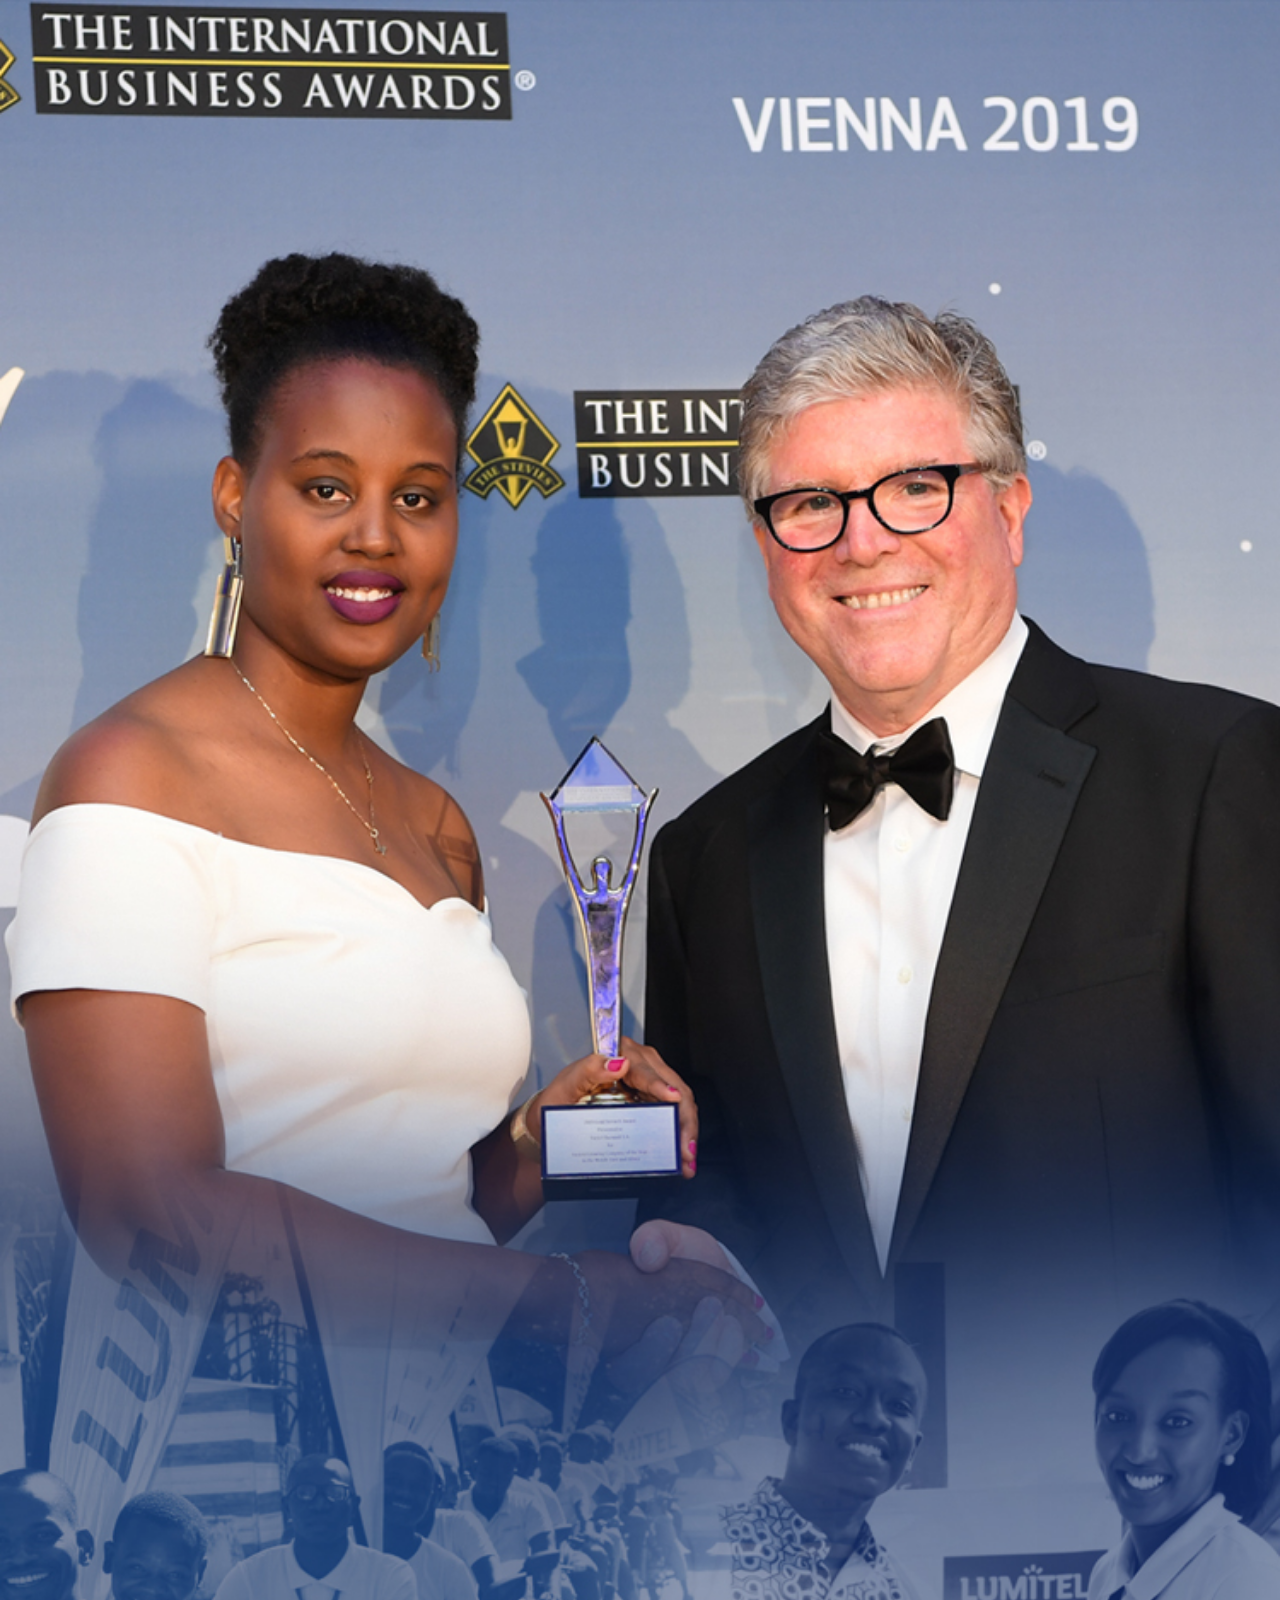
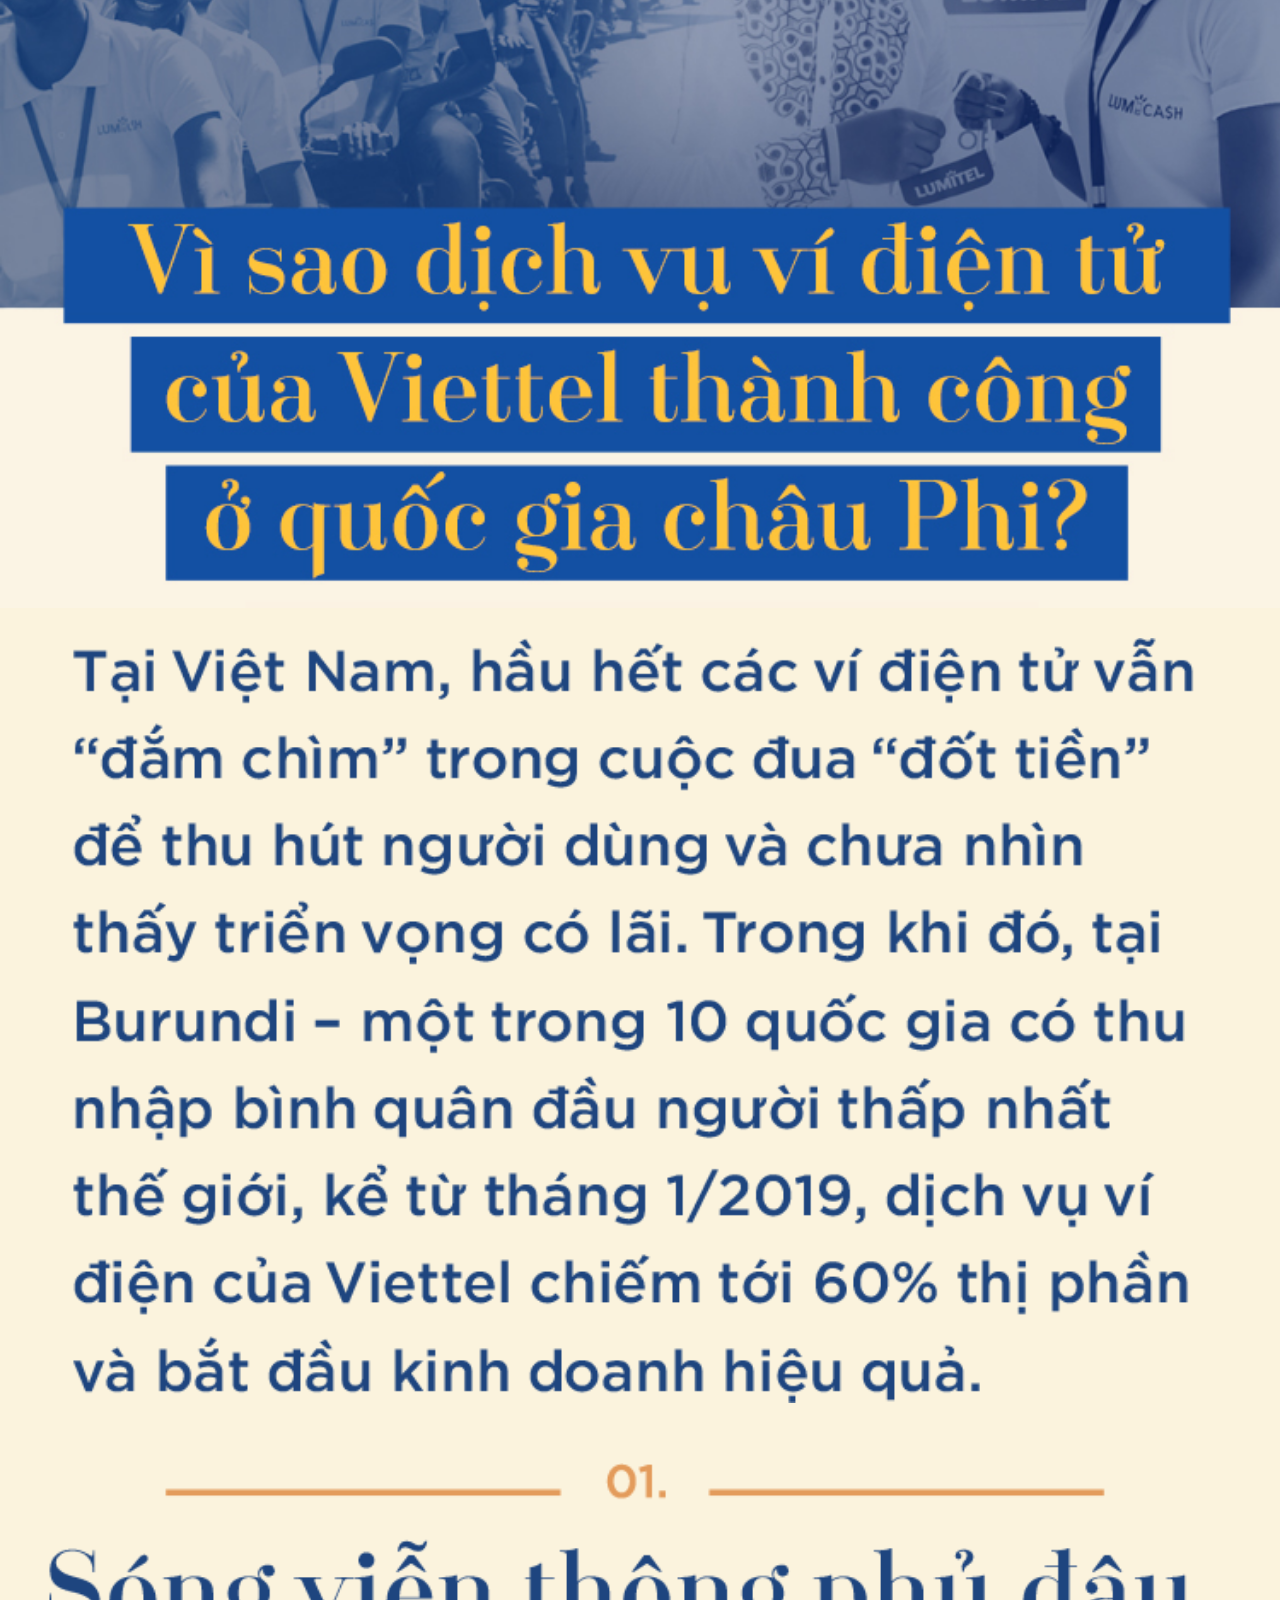
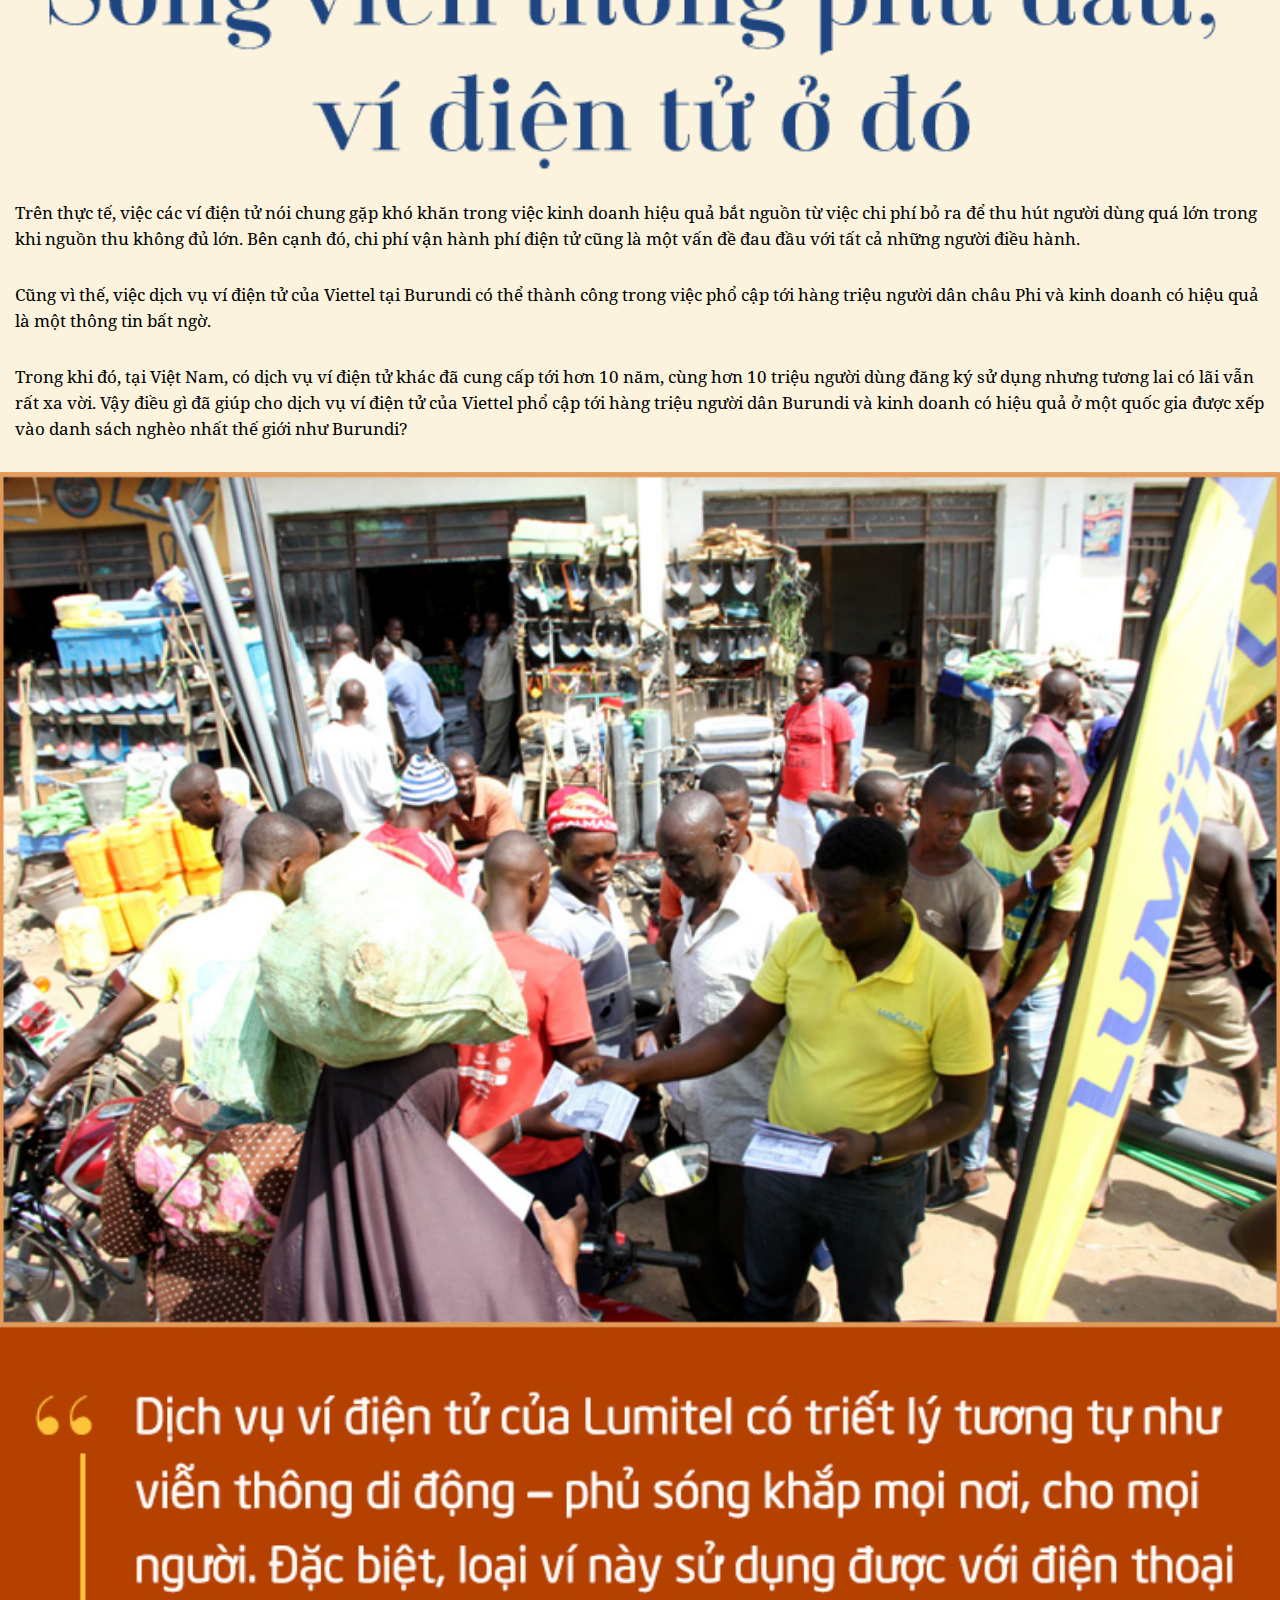
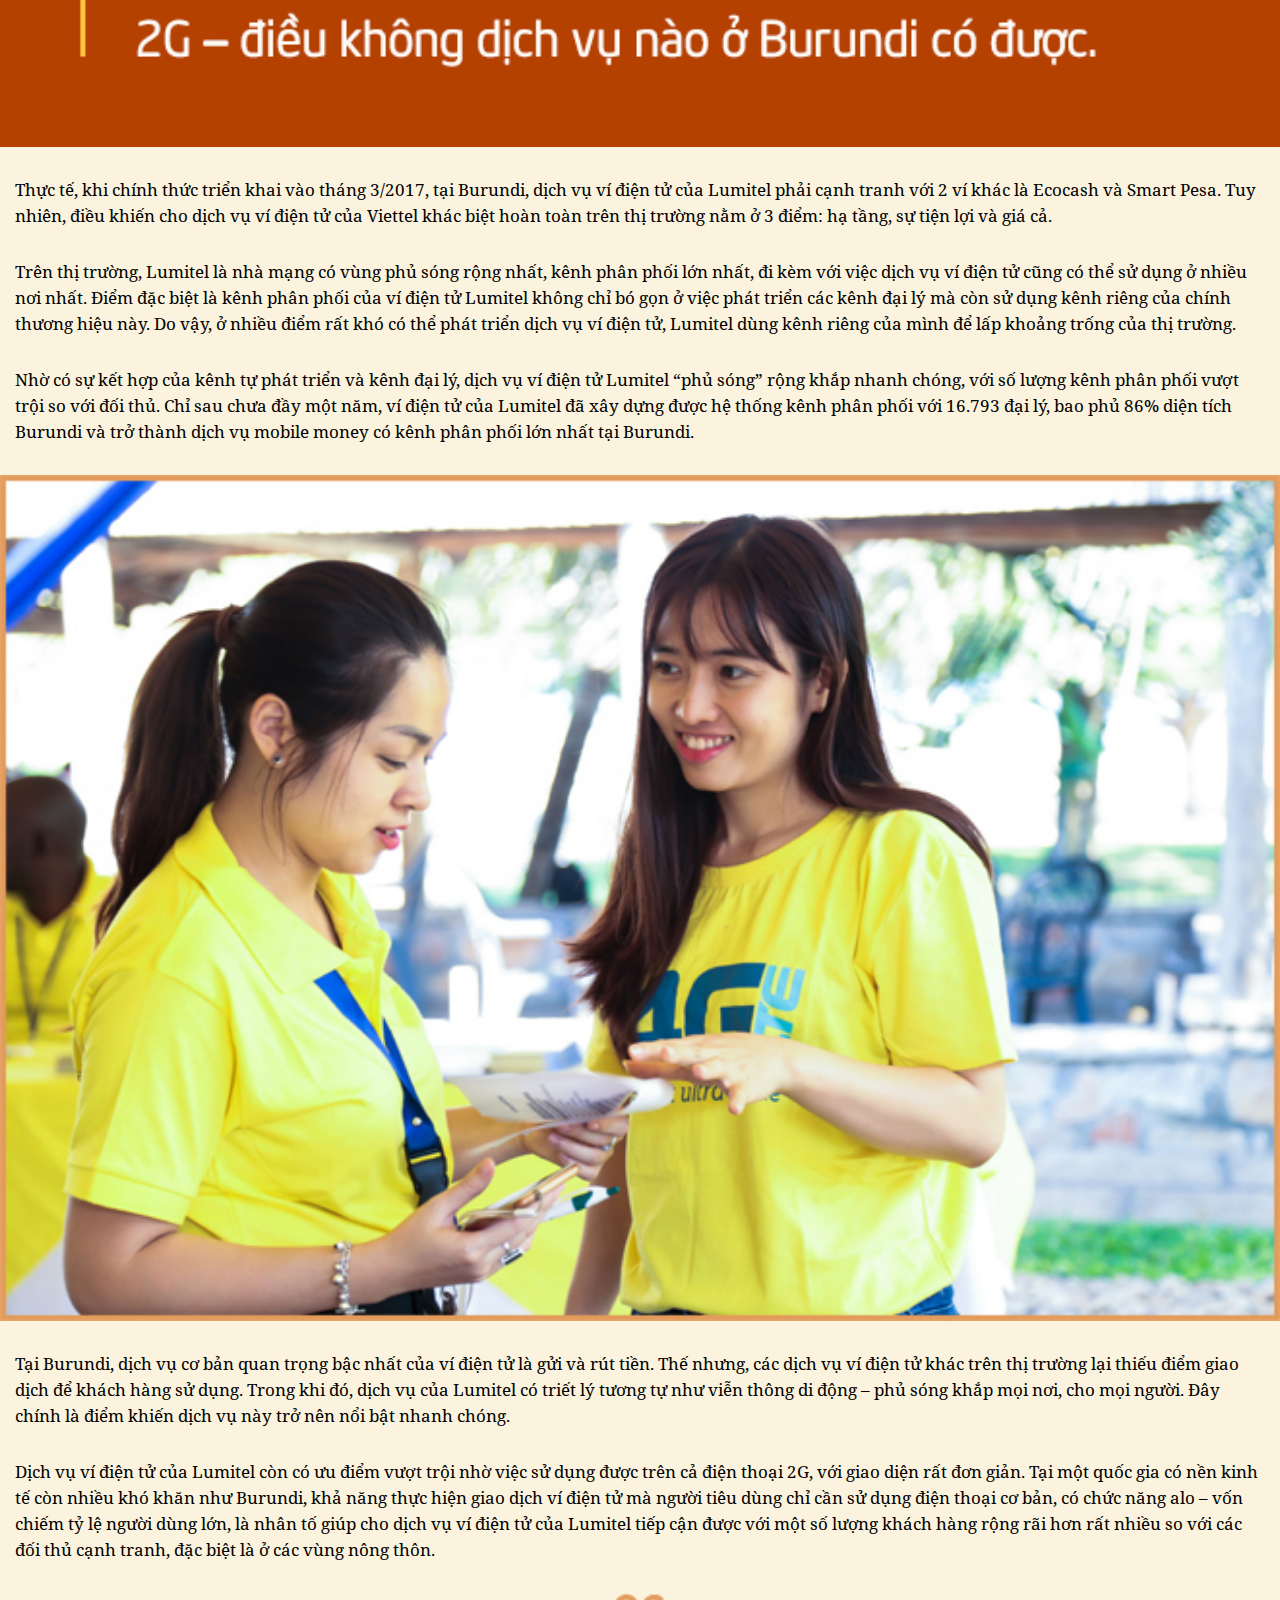
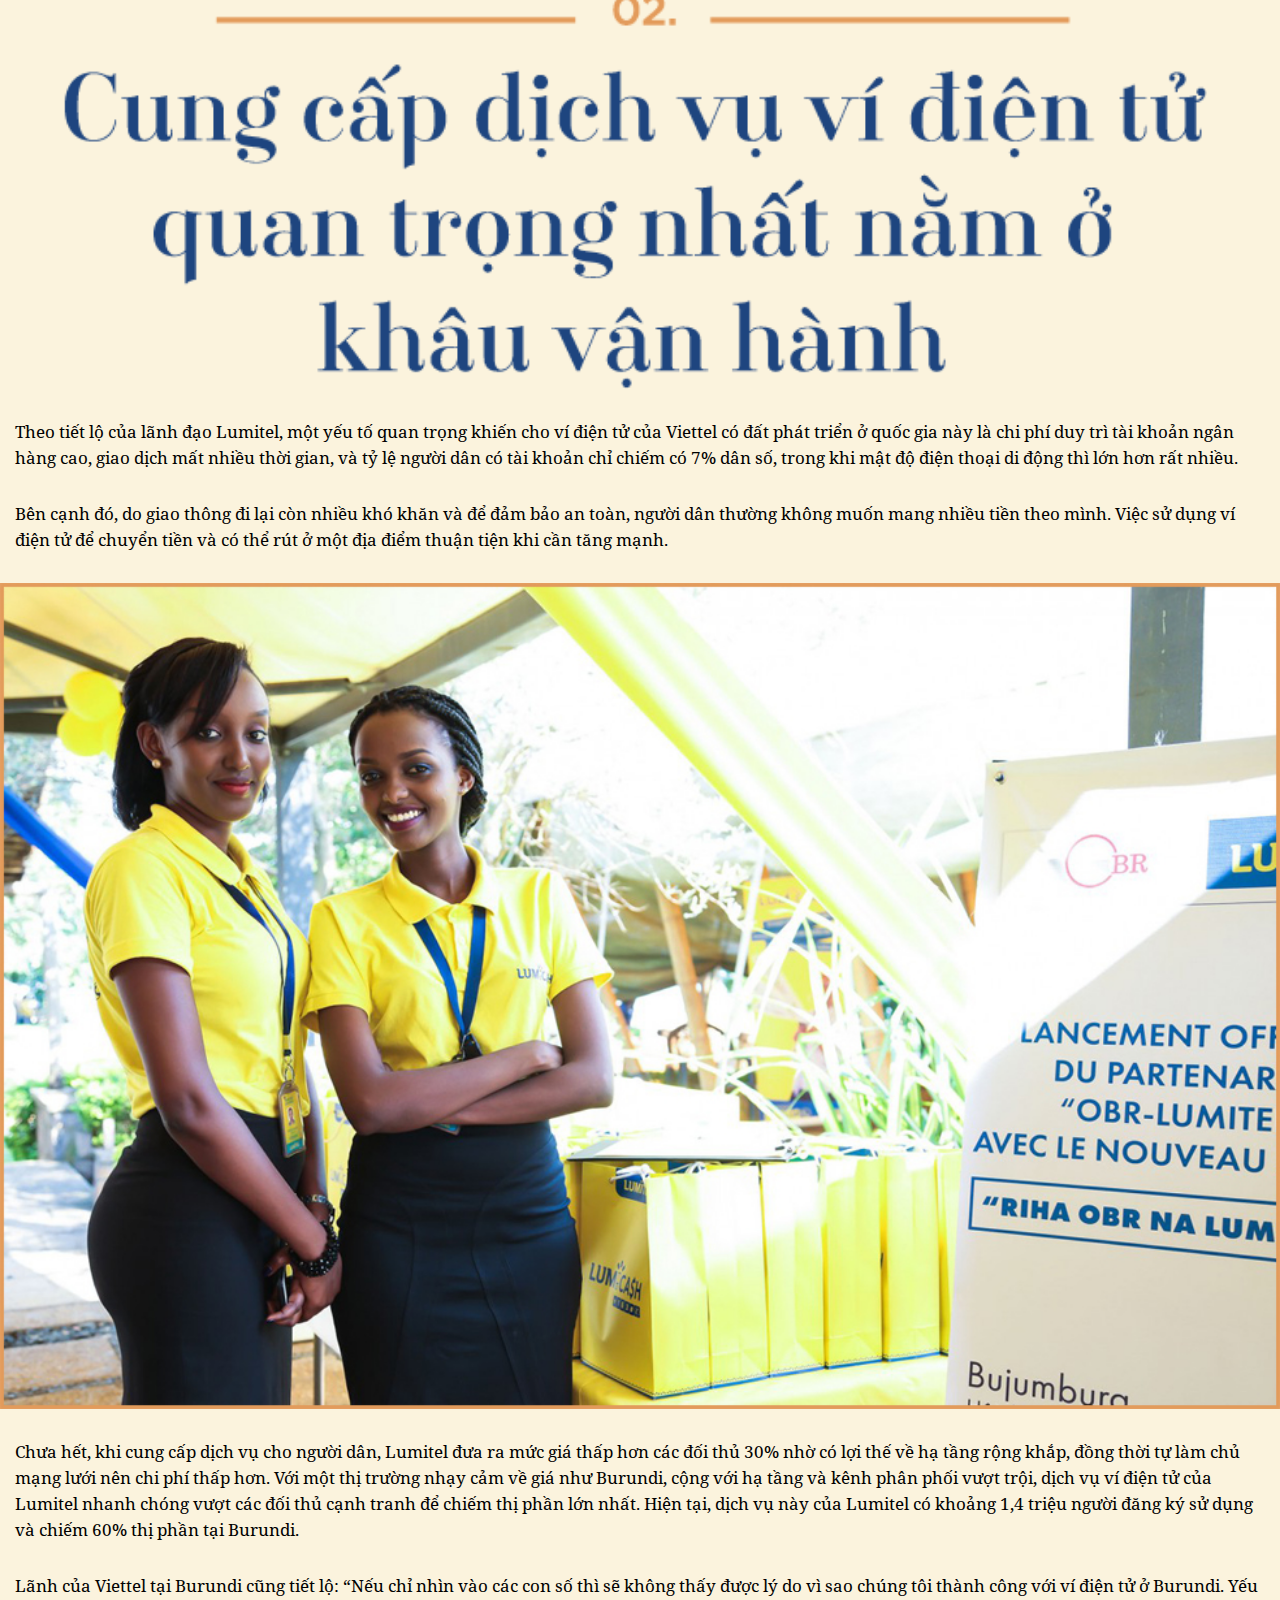
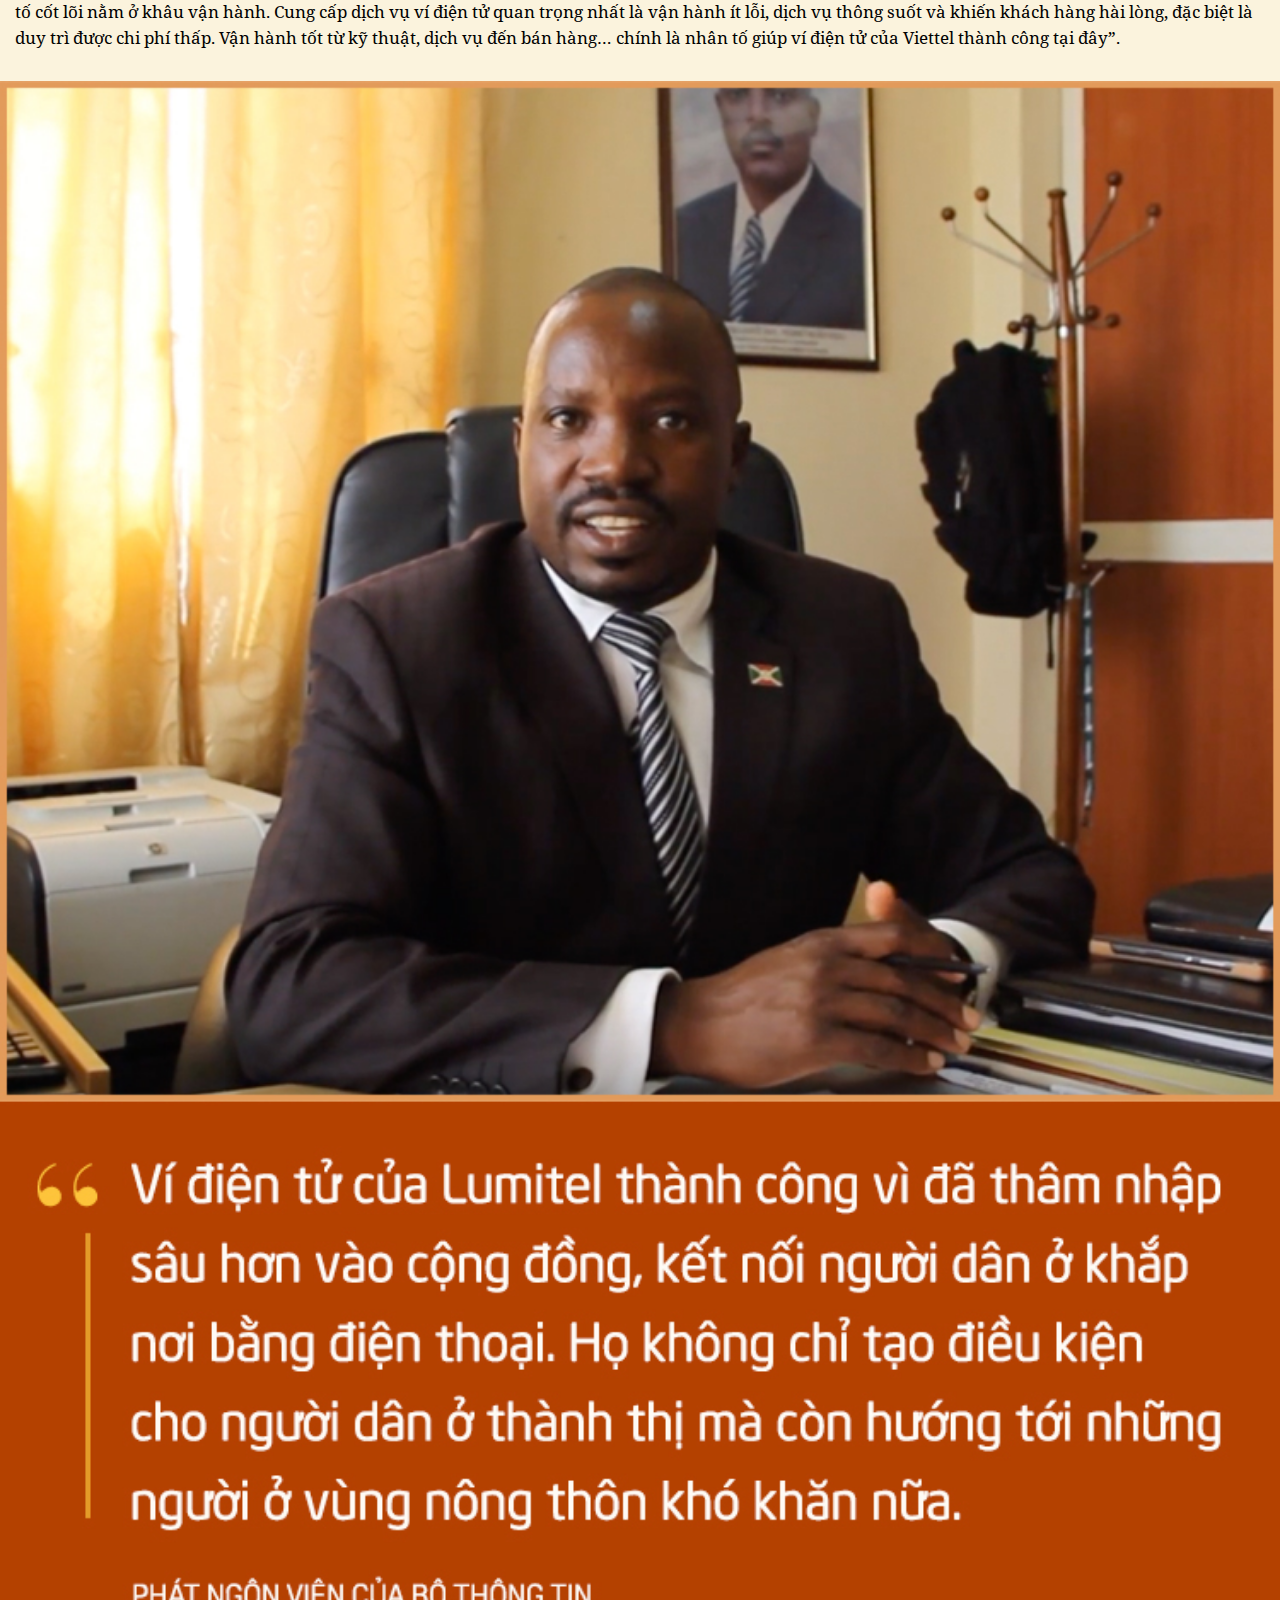
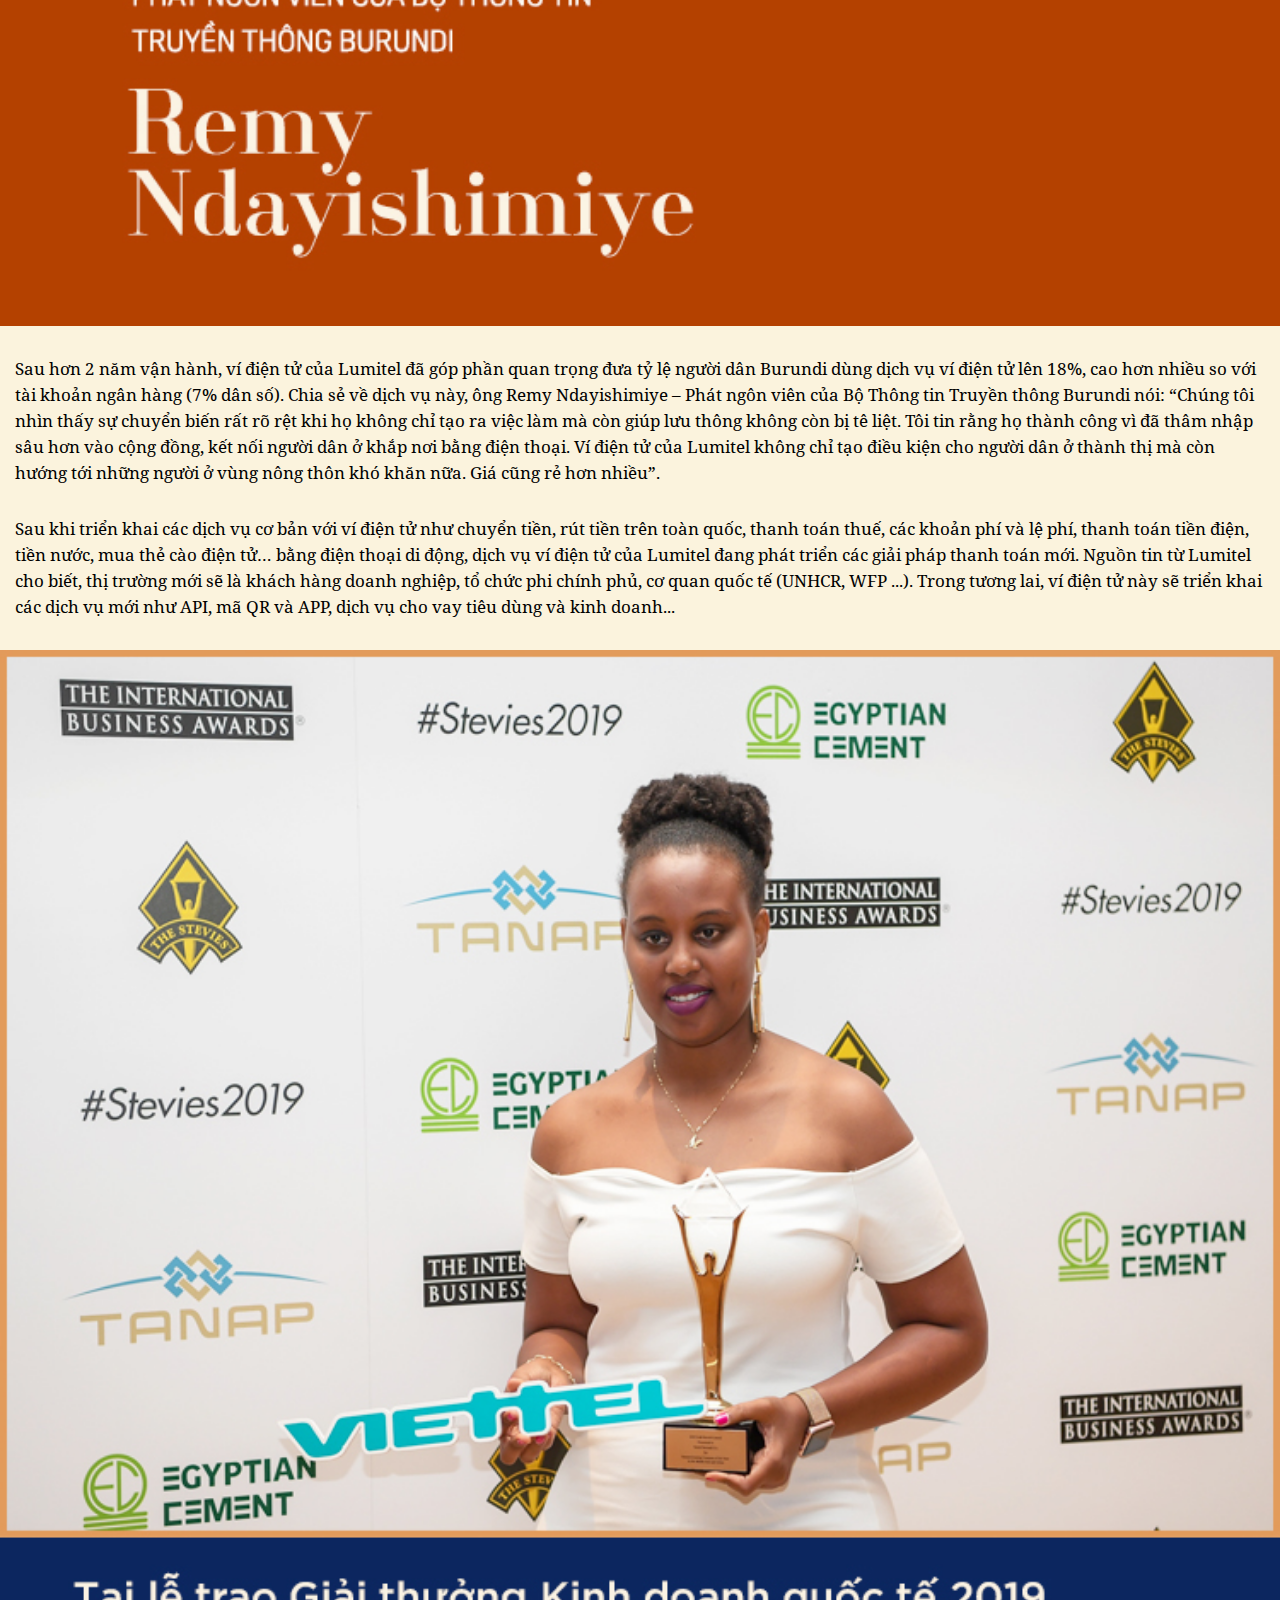
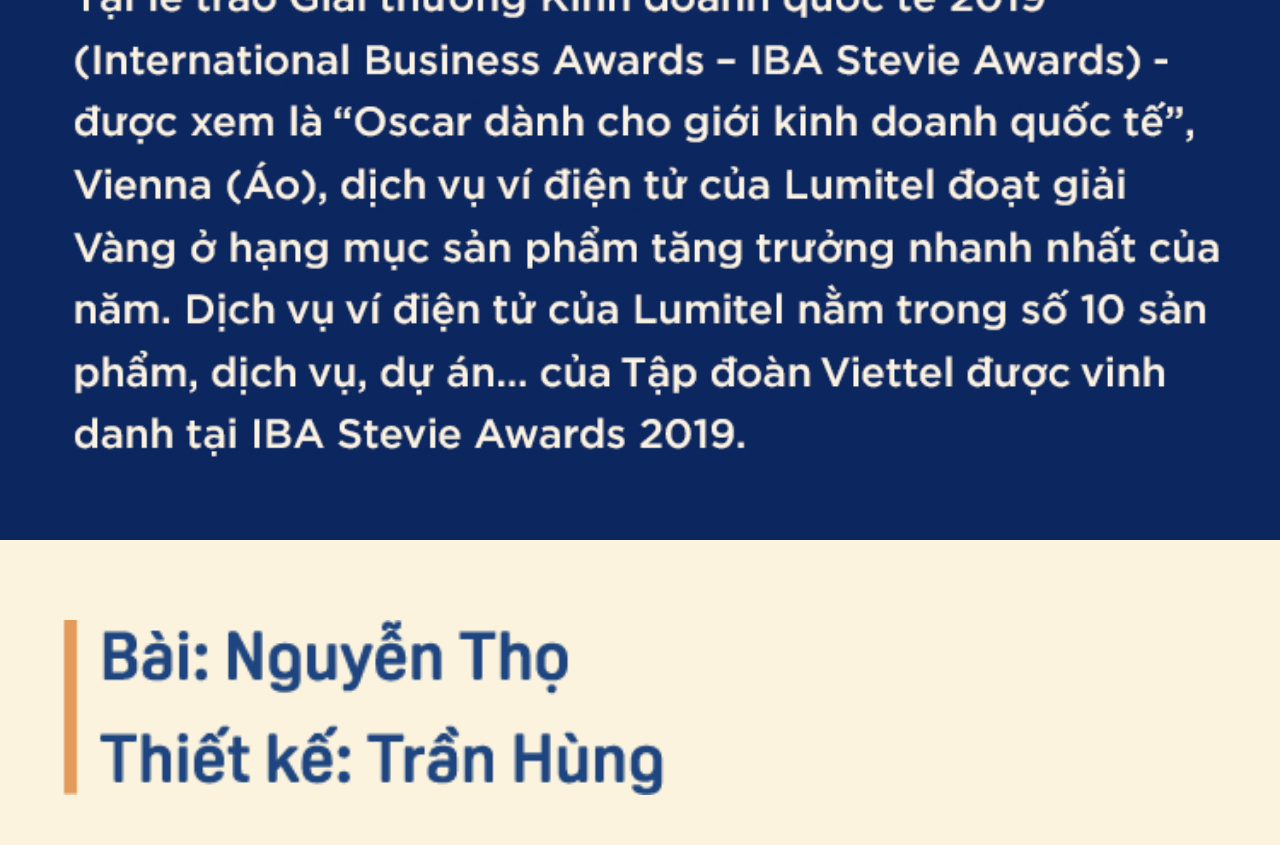
<file: mobile/index.html>
<!DOCTYPE html>
<html lang="en">
<head>
    <meta charset="UTF-8">
    <meta name="viewport" content="width=device-width, initial-scale=1.0">
    <meta http-equiv="X-UA-Compatible" content="ie=edge">
    <title>Vì sao dịch vụ ví điện tử của Viettel thành công ở quốc gia châu Phi?</title>
    <link rel="stylesheet" href="css/reset.css">
    <link rel="stylesheet" href="css/fonts.css">
    <link rel="stylesheet" href="css/style.css">
    <script src="js/jquery-3.3.1.min.js"></script>
</head>
<body>
    <div class="emag-wrapper">
        <div class="emag-cover">
            <img src="images/cover.jpg" alt="">
        </div>

        <div class="emag-sapo">
            <img src="images/sapo.png" alt="">
        </div>

        <div class="emag-main">
            <div class="emag-title">
                <img src="images/title-1.png" alt="">
            </div>

            <div class="emag-content">
                <p>Trên thực tế, việc các ví điện tử nói chung gặp khó khăn trong việc kinh doanh hiệu quả bắt nguồn từ việc chi phí bỏ ra để thu hút người dùng quá lớn trong khi nguồn thu không đủ lớn. Bên cạnh đó, chi phí vận hành phí điện tử cũng là một vấn đề đau đầu với tất cả những người điều hành.</p>

                <p>Cũng vì thế, việc dịch vụ ví điện tử của Viettel tại Burundi có thể thành công trong việc phổ cập tới hàng triệu người dân châu Phi và kinh doanh có hiệu quả là một thông tin bất ngờ.</p>

                <p>Trong khi đó, tại Việt Nam, có dịch vụ ví điện tử khác đã cung cấp tới hơn 10 năm, cùng hơn 10 triệu người dùng đăng ký sử dụng nhưng tương lai có lãi vẫn rất xa vời. Vậy điều gì đã giúp cho dịch vụ ví điện tử của Viettel phổ cập tới hàng triệu người dân Burundi và kinh doanh có hiệu quả ở một quốc gia được xếp vào danh sách nghèo nhất thế giới như Burundi?</p>
            </div>

            <img src="images/img-1.jpg" alt="">

            <div class="emag-content">
                <p>Thực tế, khi chính thức triển khai vào tháng 3/2017, tại Burundi, dịch vụ ví điện tử của Lumitel phải cạnh tranh với 2 ví khác là Ecocash và Smart Pesa. Tuy nhiên, điều khiến cho dịch vụ ví điện tử của Viettel khác biệt hoàn toàn trên thị trường nằm ở 3 điểm: hạ tầng, sự tiện lợi và giá cả.</p>

                <p>Trên thị trường, Lumitel là nhà mạng có vùng phủ sóng rộng nhất, kênh phân phối lớn nhất, đi kèm với việc dịch vụ ví điện tử cũng có thể sử dụng ở nhiều nơi nhất. Điểm đặc biệt là kênh phân phối của ví điện tử Lumitel không chỉ bó gọn ở việc phát triển các kênh đại lý mà còn sử dụng kênh riêng của chính thương hiệu này. Do vậy, ở nhiều điểm rất khó có thể phát triển dịch vụ ví điện tử, Lumitel dùng kênh riêng của mình để lấp khoảng trống của thị trường.</p>

                <p>Nhờ có sự kết hợp của kênh tự phát triển và kênh đại lý, dịch vụ ví điện tử Lumitel “phủ sóng” rộng khắp nhanh chóng, với số lượng kênh phân phối vượt trội so với đối thủ. Chỉ sau chưa đầy một năm, ví điện tử của Lumitel đã xây dựng được hệ thống kênh phân phối với 16.793 đại lý, bao phủ 86% diện tích Burundi và trở thành dịch vụ mobile money có kênh phân phối lớn nhất tại Burundi.</p>
            </div>

            <img src="images/img-2.jpg" alt="">

            <div class="emag-content">
                <p>Tại Burundi, dịch vụ cơ bản quan trọng bậc nhất của ví điện tử là gửi và rút tiền. Thế nhưng, các dịch vụ ví điện tử khác trên thị trường lại thiếu điểm giao dịch để khách hàng sử dụng. Trong khi đó, dịch vụ của Lumitel có triết lý tương tự như viễn thông di động – phủ sóng khắp mọi nơi, cho mọi người. Đây chính là điểm khiến dịch vụ này trở nên nổi bật nhanh chóng.</p>

                <p>Dịch vụ ví điện tử của Lumitel còn có ưu điểm vượt trội nhờ việc sử dụng được trên cả điện thoại 2G, với giao diện rất đơn giản. Tại một quốc gia có nền kinh tế còn nhiều khó khăn như Burundi, khả năng thực hiện giao dịch ví điện tử mà người tiêu dùng chỉ cần sử dụng điện thoại cơ bản, có chức năng alo – vốn chiếm tỷ lệ người dùng lớn, là nhân tố giúp cho dịch vụ ví điện tử của Lumitel tiếp cận được với một số lượng khách hàng rộng rãi hơn rất nhiều so với các đối thủ cạnh tranh, đặc biệt là ở các vùng nông thôn.</p>
            </div>

            <div class="emag-title">
                <img src="images/title-2.png" alt="">
            </div>

            <div class="emag-content">
                <p>Theo tiết lộ của lãnh đạo Lumitel, một yếu tố quan trọng khiến cho ví điện tử của Viettel có đất phát triển ở quốc gia này là chi phí duy trì tài khoản ngân hàng cao, giao dịch mất nhiều thời gian, và tỷ lệ người dân có tài khoản chỉ chiếm có 7% dân số, trong khi mật độ điện thoại di động thì lớn hơn rất nhiều. </p>

                <p>Bên cạnh đó, do giao thông đi lại còn nhiều khó khăn và để đảm bảo an toàn, người dân thường không muốn mang nhiều tiền theo mình. Việc sử dụng ví điện tử để chuyển tiền và có thể rút ở một địa điểm thuận tiện khi cần tăng mạnh. </p>
            </div>

            <img src="images/img-3.jpg" alt="">

            <div class="emag-content">
                <p>Chưa hết, khi cung cấp dịch vụ cho người dân, Lumitel đưa ra mức giá thấp hơn các đối thủ 30% nhờ có lợi thế về hạ tầng rộng khắp, đồng thời tự làm chủ mạng lưới nên chi phí thấp hơn. Với một thị trường nhạy cảm về giá như Burundi, cộng với hạ tầng và kênh phân phối vượt trội, dịch vụ ví điện tử của Lumitel nhanh chóng vượt các đối thủ cạnh tranh để chiếm thị phần lớn nhất. Hiện tại, dịch vụ này của Lumitel có khoảng 1,4 triệu người đăng ký sử dụng và chiếm 60% thị phần tại Burundi.</p>

                <p>Lãnh của Viettel tại Burundi cũng tiết lộ: “Nếu chỉ nhìn vào các con số thì sẽ không thấy được lý do vì sao chúng tôi thành công với ví điện tử ở Burundi. Yếu tố cốt lõi nằm ở khâu vận hành. Cung cấp dịch vụ ví điện tử quan trọng nhất là vận hành ít lỗi, dịch vụ thông suốt và khiến khách hàng hài lòng, đặc biệt là duy trì được chi phí thấp. Vận hành tốt từ kỹ thuật, dịch vụ đến bán hàng… chính là nhân tố giúp ví điện tử của Viettel thành công tại đây”.</p>
            </div>

            <img src="images/img-4.jpg" alt="">

            <div class="emag-content">
                <p>Sau hơn 2 năm vận hành, ví điện tử của Lumitel đã góp phần quan trọng đưa tỷ lệ người dân Burundi dùng dịch vụ ví điện tử lên 18%, cao hơn nhiều so với tài khoản ngân hàng (7% dân số). Chia sẻ về dịch vụ này, ông Remy Ndayishimiye – Phát ngôn viên của Bộ Thông tin Truyền thông Burundi nói: “Chúng tôi nhìn thấy sự chuyển biến rất rõ rệt khi họ không chỉ tạo ra việc làm mà còn giúp lưu thông không còn bị tê liệt. Tôi tin rằng họ thành công vì đã thâm nhập sâu hơn vào cộng đồng, kết nối người dân ở khắp nơi bằng điện thoại. Ví điện tử của Lumitel  không chỉ tạo điều kiện cho người dân ở thành thị mà còn hướng tới những người ở vùng nông thôn khó khăn nữa. Giá cũng rẻ hơn nhiều”.</p>

                <p>Sau khi triển khai các dịch vụ cơ bản với ví điện tử như chuyển tiền, rút tiền trên toàn quốc, thanh toán thuế, các khoản phí và lệ phí, thanh toán tiền điện, tiền nước, mua thẻ cào điện tử… bằng điện thoại di động, dịch vụ ví điện tử của Lumitel đang phát triển các giải pháp thanh toán mới. Nguồn tin từ Lumitel cho biết, thị trường mới sẽ là khách hàng doanh nghiệp, tổ chức phi chính phủ, cơ quan quốc tế (UNHCR, WFP ...). Trong tương lai, ví điện tử này sẽ triển khai các dịch vụ mới như API, mã QR và APP, dịch vụ cho vay tiêu dùng và kinh doanh...</p>
            </div>

            <img src="images/img-5.jpg" alt="">

            <div class="emag-credit">
                <img src="images/credit.png" alt="">
            </div>
        </div>
    </div>
</body>
</html>
</file>
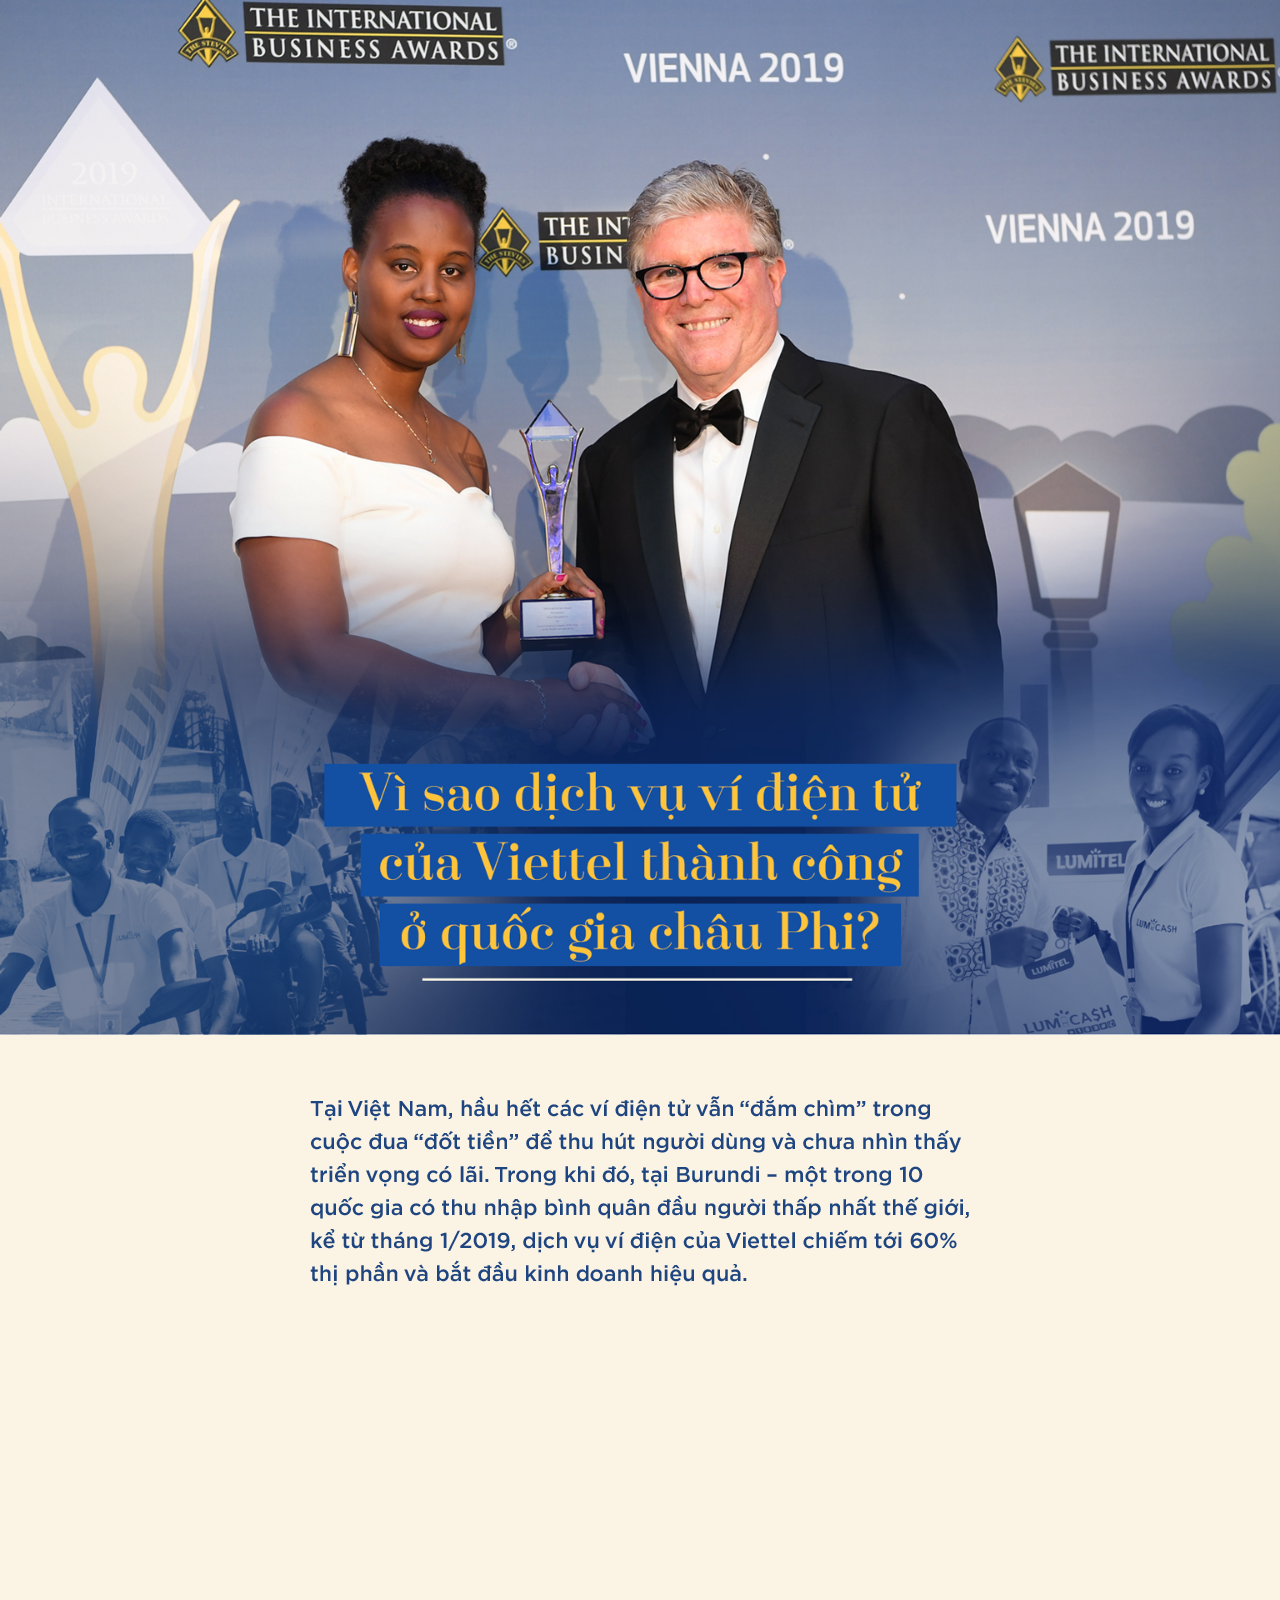
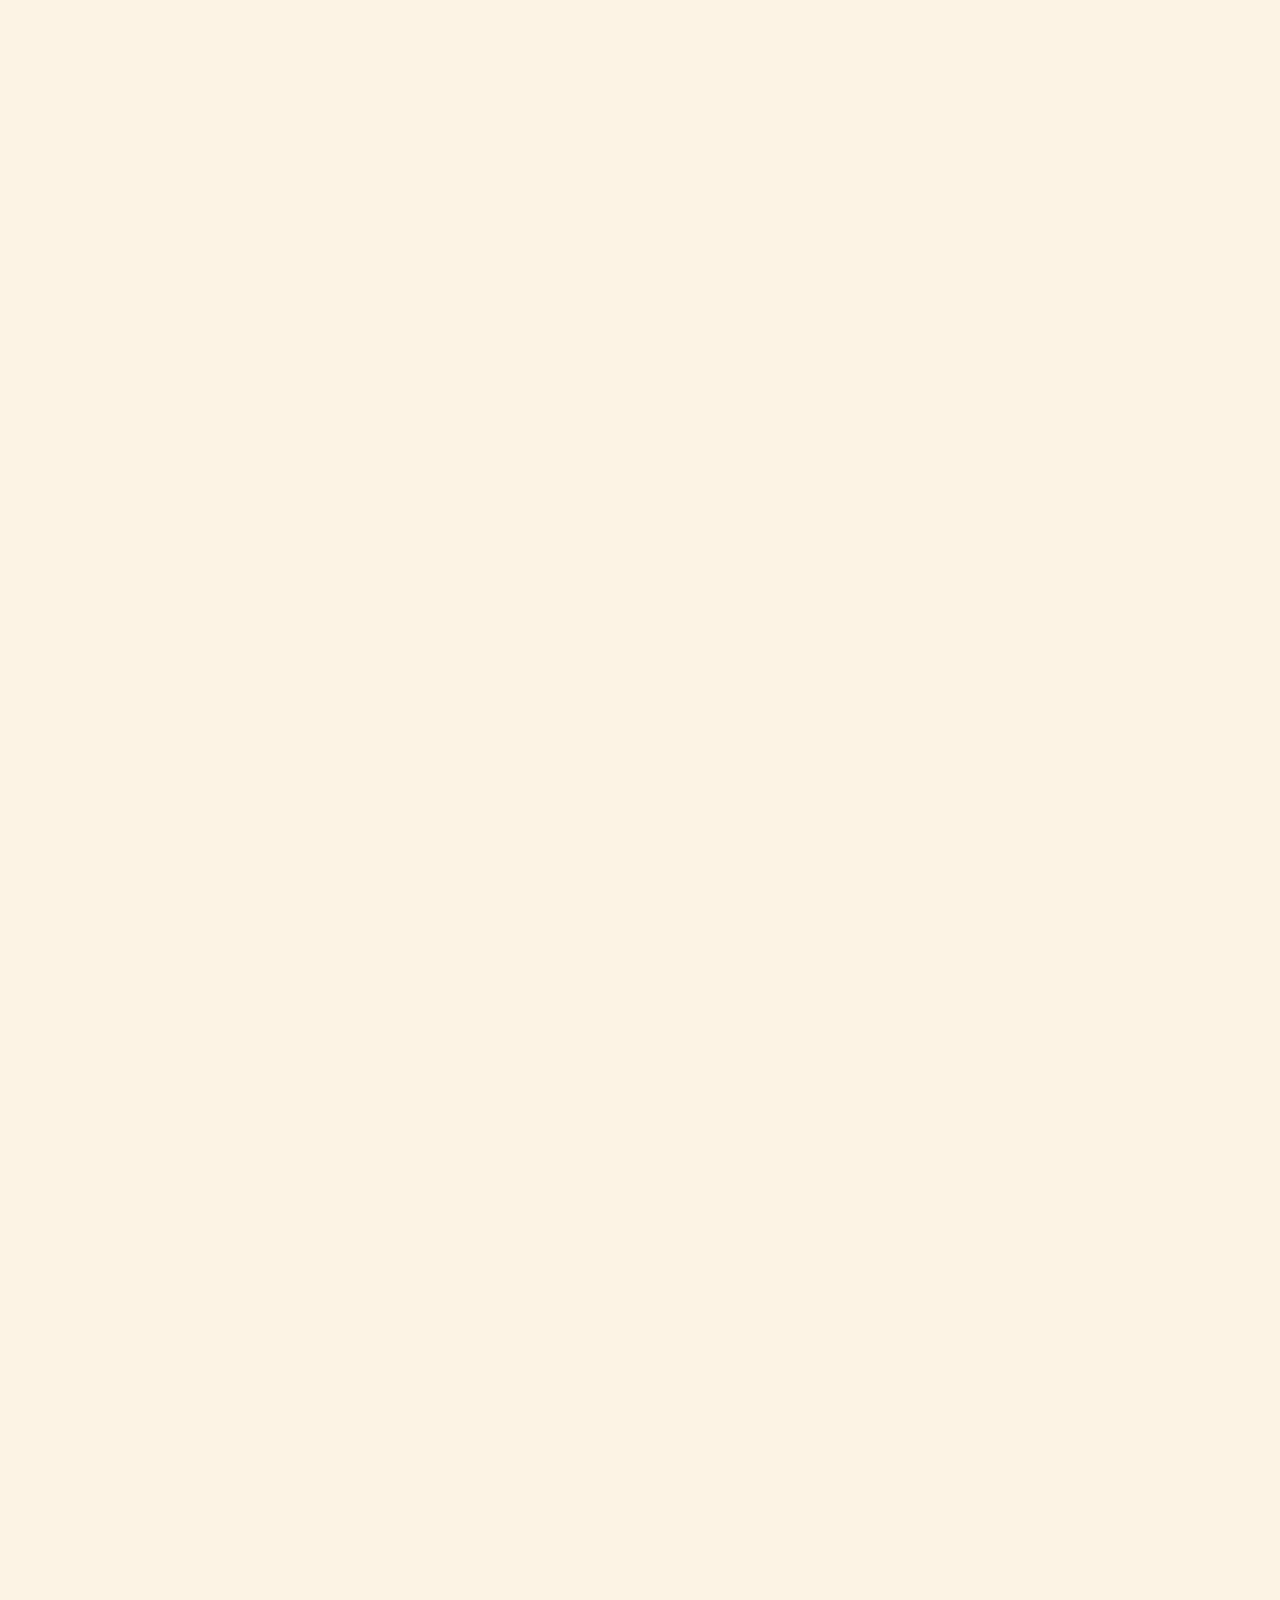
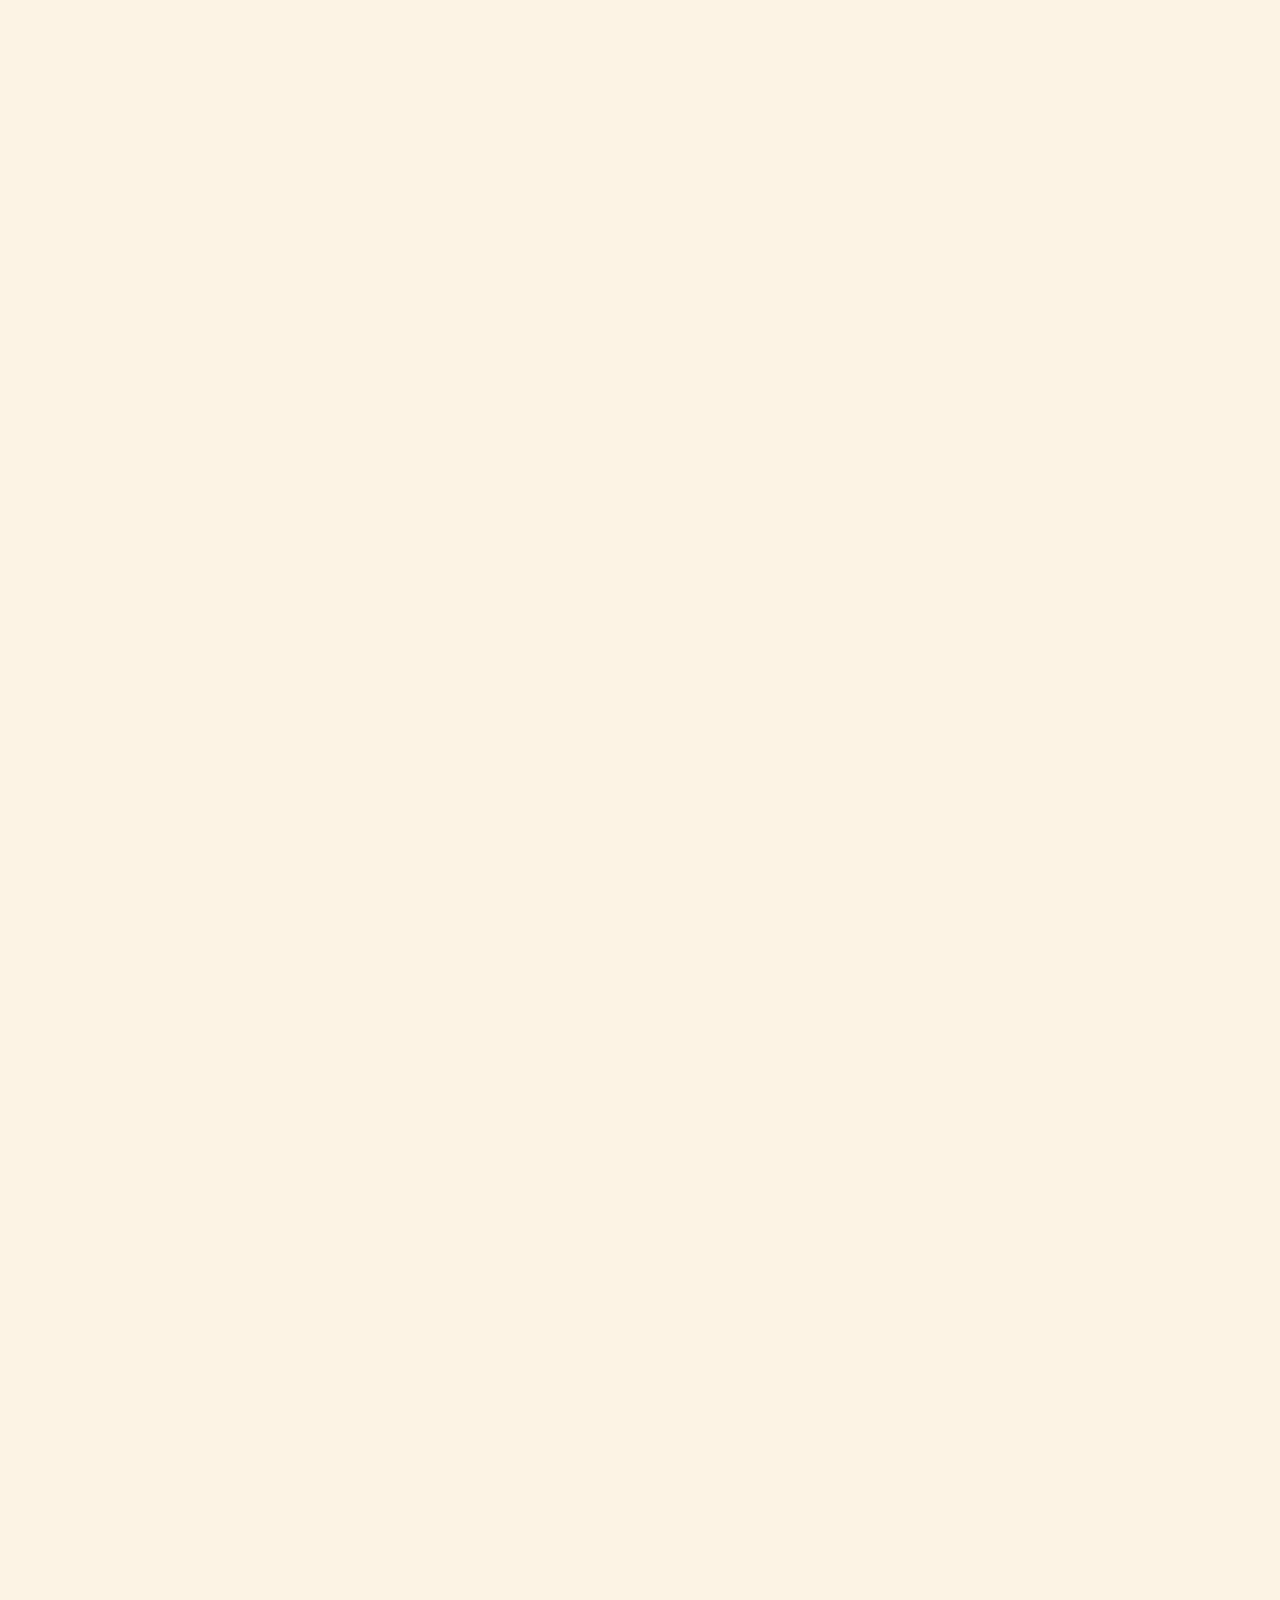
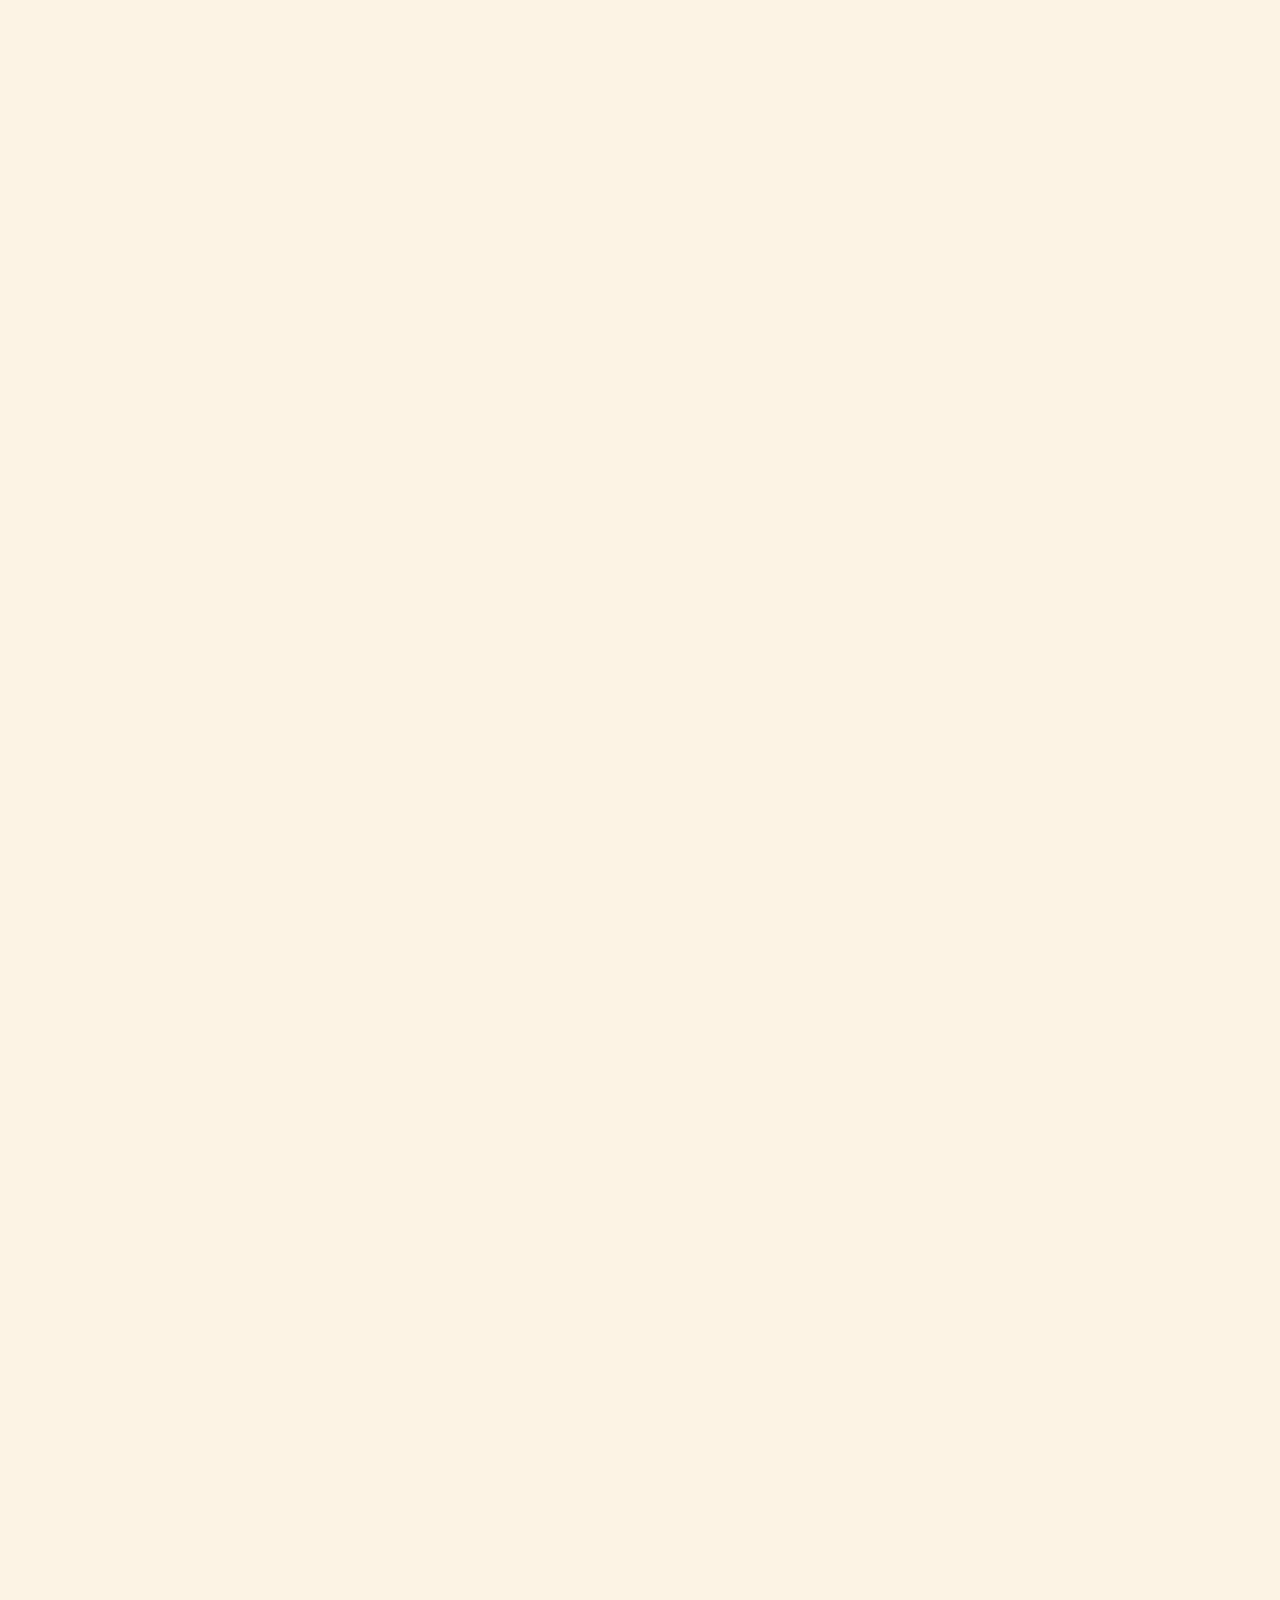
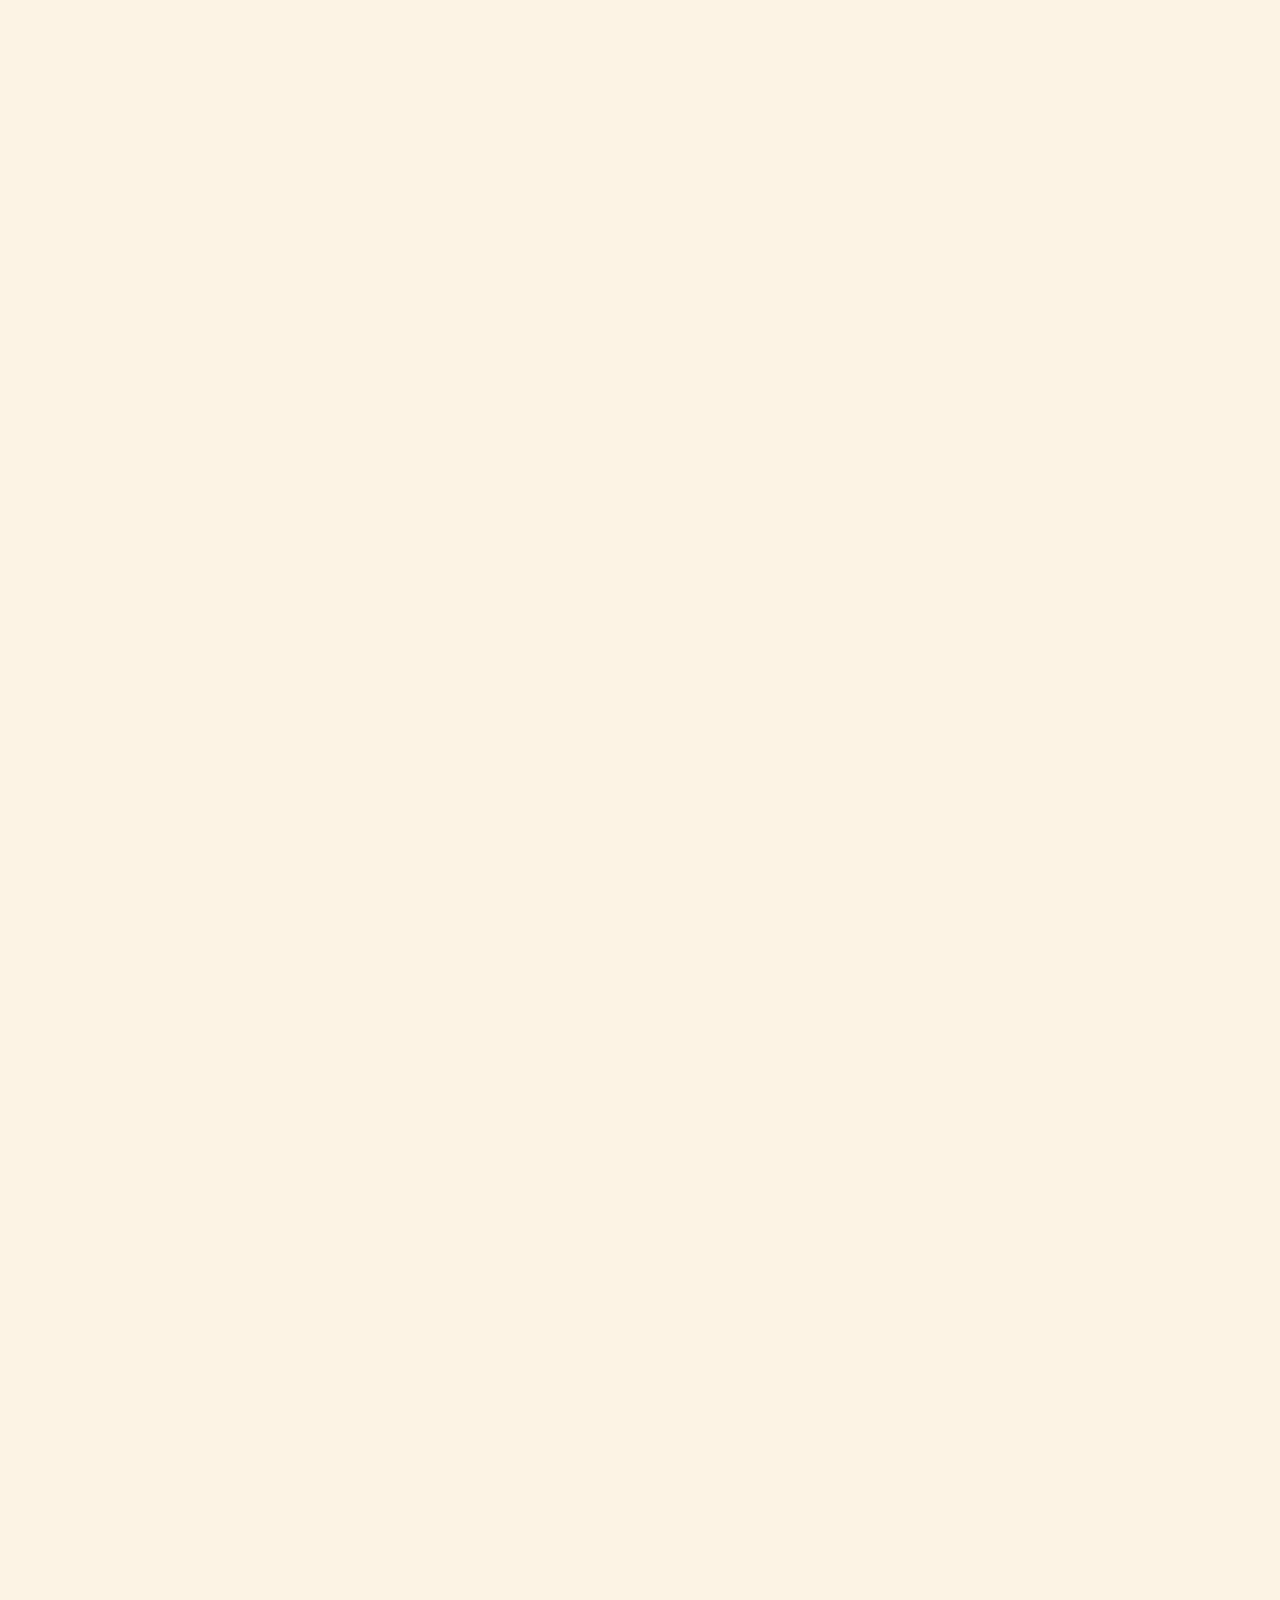
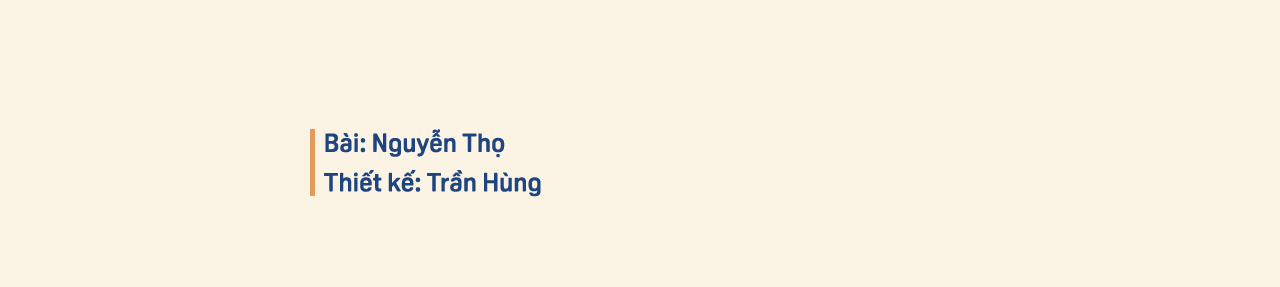
<file: web/index.html>
<!DOCTYPE html>
<html lang="en">
<head>
    <meta charset="UTF-8">
    <meta name="viewport" content="width=device-width, initial-scale=1.0">
    <meta http-equiv="X-UA-Compatible" content="ie=edge">
    <title>Vì sao dịch vụ ví điện tử của Viettel thành công ở quốc gia châu Phi?</title>
    <link rel="stylesheet" href="css/reset.css">
    <link rel="stylesheet" href="css/fonts.css">
    <link rel="stylesheet" href="css/animate.css">
    <link rel="stylesheet" href="css/style.css">
    <script src="js/jquery-3.3.1.min.js"></script>
    <script src="js/wow.min.js"></script>
    <script>
        $(document).ready(function() {
            new WOW().init();
        })
    </script>
</head>
<body>
    <div class="emag-wrapper">
        <div class="emag-cover">
            <img src="images/cover.jpg" alt="">
        </div>

        <div class="emag-sapo w660">
            <img src="images/sapo.png" alt="">
        </div>

        <div class="emag-main">
            <div class="emag-title w980 wow fadeInUp" data-wow-duration="1s" style="margin-top: 80px;">
                <img src="images/title-1.png" alt="">
            </div>

            <div class="emag-content">
                <div class="w660 wow fadeInUp" data-wow-duration="1s">
                    <p>Trên thực tế, việc các ví điện tử nói chung gặp khó khăn trong việc kinh doanh hiệu quả bắt nguồn từ việc chi phí bỏ ra để thu hút người dùng quá lớn trong khi nguồn thu không đủ lớn. Bên cạnh đó, chi phí vận hành phí điện tử cũng là một vấn đề đau đầu với tất cả những người điều hành.</p>

                    <p>Cũng vì thế, việc dịch vụ ví điện tử của Viettel tại Burundi có thể thành công trong việc phổ cập tới hàng triệu người dân châu Phi và kinh doanh có hiệu quả là một thông tin bất ngờ.</p>

                    <p>Trong khi đó, tại Việt Nam, có dịch vụ ví điện tử khác đã cung cấp tới hơn 10 năm, cùng hơn 10 triệu người dùng đăng ký sử dụng nhưng tương lai có lãi vẫn rất xa vời. Vậy điều gì đã giúp cho dịch vụ ví điện tử của Viettel phổ cập tới hàng triệu người dân Burundi và kinh doanh có hiệu quả ở một quốc gia được xếp vào danh sách nghèo nhất thế giới như Burundi?</p>
                </div>

                <div class="w980 wow fadeInUp" data-wow-duration="1s">
                    <img src="images/img-1.jpg" alt="">
                </div>

                <div class="w660 wow fadeInUp" data-wow-duration="1s">
                    <p>Thực tế, khi chính thức triển khai vào tháng 3/2017, tại Burundi, dịch vụ ví điện tử của Lumitel phải cạnh tranh với 2 ví khác là Ecocash và Smart Pesa. Tuy nhiên, điều khiến cho dịch vụ ví điện tử của Viettel khác biệt hoàn toàn trên thị trường nằm ở 3 điểm: hạ tầng, sự tiện lợi và giá cả.</p>

                    <p>Trên thị trường, Lumitel là nhà mạng có vùng phủ sóng rộng nhất, kênh phân phối lớn nhất, đi kèm với việc dịch vụ ví điện tử cũng có thể sử dụng ở nhiều nơi nhất. Điểm đặc biệt là kênh phân phối của ví điện tử Lumitel không chỉ bó gọn ở việc phát triển các kênh đại lý mà còn sử dụng kênh riêng của chính thương hiệu này. Do vậy, ở nhiều điểm rất khó có thể phát triển dịch vụ ví điện tử, Lumitel dùng kênh riêng của mình để lấp khoảng trống của thị trường.</p>

                    <p>Nhờ có sự kết hợp của kênh tự phát triển và kênh đại lý, dịch vụ ví điện tử Lumitel “phủ sóng” rộng khắp nhanh chóng, với số lượng kênh phân phối vượt trội so với đối thủ. Chỉ sau chưa đầy một năm, ví điện tử của Lumitel đã xây dựng được hệ thống kênh phân phối với 16.793 đại lý, bao phủ 86% diện tích Burundi và trở thành dịch vụ mobile money có kênh phân phối lớn nhất tại Burundi.</p>
                </div>

                <div class="w660 wow fadeInUp" data-wow-duration="1s">
                    <img src="images/img-2.jpg" alt="">
                </div>

                <div class="w660 wow fadeInUp" data-wow-duration="1s">
                    <p>Tại Burundi, dịch vụ cơ bản quan trọng bậc nhất của ví điện tử là gửi và rút tiền. Thế nhưng, các dịch vụ ví điện tử khác trên thị trường lại thiếu điểm giao dịch để khách hàng sử dụng. Trong khi đó, dịch vụ của Lumitel có triết lý tương tự như viễn thông di động – phủ sóng khắp mọi nơi, cho mọi người. Đây chính là điểm khiến dịch vụ này trở nên nổi bật nhanh chóng.</p>

                    <p>Dịch vụ ví điện tử của Lumitel còn có ưu điểm vượt trội nhờ việc sử dụng được trên cả điện thoại 2G, với giao diện rất đơn giản. Tại một quốc gia có nền kinh tế còn nhiều khó khăn như Burundi, khả năng thực hiện giao dịch ví điện tử mà người tiêu dùng chỉ cần sử dụng điện thoại cơ bản, có chức năng alo – vốn chiếm tỷ lệ người dùng lớn, là nhân tố giúp cho dịch vụ ví điện tử của Lumitel tiếp cận được với một số lượng khách hàng rộng rãi hơn rất nhiều so với các đối thủ cạnh tranh, đặc biệt là ở các vùng nông thôn.</p>
                </div>

                <div class="emag-title w980 wow fadeInUp" data-wow-duration="1s" style="margin-top: 60px;">
                    <img src="images/title-2.png" alt="">
                </div>

                <div class="w660 wow fadeInUp" data-wow-duration="1s">
                    <p>Theo tiết lộ của lãnh đạo Lumitel, một yếu tố quan trọng khiến cho ví điện tử của Viettel có đất phát triển ở quốc gia này là chi phí duy trì tài khoản ngân hàng cao, giao dịch mất nhiều thời gian, và tỷ lệ người dân có tài khoản chỉ chiếm có 7% dân số, trong khi mật độ điện thoại di động thì lớn hơn rất nhiều. </p>

                    <p>Bên cạnh đó, do giao thông đi lại còn nhiều khó khăn và để đảm bảo an toàn, người dân thường không muốn mang nhiều tiền theo mình. Việc sử dụng ví điện tử để chuyển tiền và có thể rút ở một địa điểm thuận tiện khi cần tăng mạnh. </p>
                </div>

                <div class="w980 wow fadeInUp" data-wow-duration="1s">
                    <img src="images/img-3.jpg" alt="">
                </div>

                <div class="w660 wow fadeInUp" data-wow-duration="1s">
                    <p>Chưa hết, khi cung cấp dịch vụ cho người dân, Lumitel đưa ra mức giá thấp hơn các đối thủ 30% nhờ có lợi thế về hạ tầng rộng khắp, đồng thời tự làm chủ mạng lưới nên chi phí thấp hơn. Với một thị trường nhạy cảm về giá như Burundi, cộng với hạ tầng và kênh phân phối vượt trội, dịch vụ ví điện tử của Lumitel nhanh chóng vượt các đối thủ cạnh tranh để chiếm thị phần lớn nhất. Hiện tại, dịch vụ này của Lumitel có khoảng 1,4 triệu người đăng ký sử dụng và chiếm 60% thị phần tại Burundi.</p>

                    <p>Lãnh của Viettel tại Burundi cũng tiết lộ: “Nếu chỉ nhìn vào các con số thì sẽ không thấy được lý do vì sao chúng tôi thành công với ví điện tử ở Burundi. Yếu tố cốt lõi nằm ở khâu vận hành. Cung cấp dịch vụ ví điện tử quan trọng nhất là vận hành ít lỗi, dịch vụ thông suốt và khiến khách hàng hài lòng, đặc biệt là duy trì được chi phí thấp. Vận hành tốt từ kỹ thuật, dịch vụ đến bán hàng… chính là nhân tố giúp ví điện tử của Viettel thành công tại đây”.</p>
                </div>

                <div class="w980 wow fadeInUp" data-wow-duration="1s">
                    <img src="images/img-4.jpg" alt="">
                </div>

                <div class="w660 wow fadeInUp" data-wow-duration="1s">
                    <p>Sau hơn 2 năm vận hành, ví điện tử của Lumitel đã góp phần quan trọng đưa tỷ lệ người dân Burundi dùng dịch vụ ví điện tử lên 18%, cao hơn nhiều so với tài khoản ngân hàng (7% dân số). Chia sẻ về dịch vụ này, ông Remy Ndayishimiye – Phát ngôn viên của Bộ Thông tin Truyền thông Burundi nói: “Chúng tôi nhìn thấy sự chuyển biến rất rõ rệt khi họ không chỉ tạo ra việc làm mà còn giúp lưu thông không còn bị tê liệt. Tôi tin rằng họ thành công vì đã thâm nhập sâu hơn vào cộng đồng, kết nối người dân ở khắp nơi bằng điện thoại. Ví điện tử của Lumitel  không chỉ tạo điều kiện cho người dân ở thành thị mà còn hướng tới những người ở vùng nông thôn khó khăn nữa. Giá cũng rẻ hơn nhiều”.</p>

                    <p>Sau khi triển khai các dịch vụ cơ bản với ví điện tử như chuyển tiền, rút tiền trên toàn quốc, thanh toán thuế, các khoản phí và lệ phí, thanh toán tiền điện, tiền nước, mua thẻ cào điện tử… bằng điện thoại di động, dịch vụ ví điện tử của Lumitel đang phát triển các giải pháp thanh toán mới. Nguồn tin từ Lumitel cho biết, thị trường mới sẽ là khách hàng doanh nghiệp, tổ chức phi chính phủ, cơ quan quốc tế (UNHCR, WFP ...). Trong tương lai, ví điện tử này sẽ triển khai các dịch vụ mới như API, mã QR và APP, dịch vụ cho vay tiêu dùng và kinh doanh...</p>
                </div>

                <div class="w980 wow fadeInUp" data-wow-duration="1s">
                    <img src="images/img-5.jpg" alt="">
                </div>

                <div class="emag-credit w660">
                    <img src="images/credit.png" alt="">
                </div>
            </div>
        </div>
    </div>
</body>
</html>
</file>
<file: mobile/css/fonts.css>
@font-face {
    font-family: 'NotoSerif';
    src: url('../fonts/NotoSerif-Regular.ttf') format('truetype');
    font-weight: 400;
}
@font-face {
    font-family: 'NotoSerif';
    src: url('../fonts/NotoSerif-Italic.ttf') format('truetype');
    font-weight: 400;
    font-style: italic;
}
@font-face {
    font-family: 'NotoSerif';
    src: url('../fonts/NotoSerif-Bold.ttf') format('truetype');
    font-weight: 700;
}
@font-face {
    font-family: 'NotoSerif';
    src: url('../fonts/NotoSerif-BoldItalic.ttf') format('truetype');
    font-weight: 700;
    font-style: italic
}
@font-face {
    font-family: 'Gotham';
    src: url('../fonts/Gotham.ttf') format('truetype');
    font-weight: 400;
}
</file>
<file: mobile/css/style.css>
*, *::before, *::after {
    margin: 0;
    padding: 0;
    box-sizing: border-box;
    -webkit-box-sizing: border-box;
    -moz-box-sizing: border-box;
}
img {
    vertical-align: middle;
}
.emag-wrapper {
    background-color: #fbf3dd;
}
/* .emag-cover {
    padding-top: 46px;
    background-color: #000;
} */
.emag-cover img {
    width: 100%;
}
.emag-sapo {
    margin: 30px auto 60px;
}
.emag-sapo img {
    width: 100%;
}
.emag-quote {
    background-color: #ffe2d9;
    padding: 40px 15px 1px;
}
.emag-quote-head {
    font-family: 'Gotham', sans-serif;
    font-size: 30px;
    color: #343434;
    text-transform: uppercase;
    margin-bottom: 30px
}
.emag-quote-head span {
    display: inline-block;
}
.emag-quote-head span::after {
    content: '';
    display: block;
    width: 100%;
    height: 2px;
    background-color: #665f5d;
}
.emag-quote-text {
    font-family: 'NotoSerif', serif;
    font-style: italic;
    font-size: 17px;
    line-height: 26px;
    margin-bottom: 30px
}
.emag-title {
    margin: 30px auto 0;
}
.emag-title img {
    width: 100%;
}
.emag-content {
    padding: 0 15px;
}
.emag-content p {
    font-family: 'NotoSerif', serif;
    font-size: 17px;
    line-height: 26px;
    margin-bottom: 30px;
}
.emag-content p.bold {
    font-weight: 700;
}
.emag-main img {
    width: 100%;
    margin-bottom: 30px;
}
.emag-fullwidth {
    background-color: #99d5d0;
    margin-top: 60px;
    padding-top: 30px;
    padding-bottom: 55px;
}
.emag-fullwidth p {
    /* color: #cccccc; */
}
.emag-credit {
    margin-top: 50px;
    padding-bottom: 50px;
    /* padding-left: 15px; */
}
.emag-credit p {
    font-size: 16px;
    line-height: 25px;
    margin-bottom: 0;
    font-family: 'NotoSerif', serif;
    font-weight: 700;
}
.emag-credit img {
    width: 100%;
    display: block;
    margin: 0 auto;
}

.emag-caption {
    font-family: Helvetica, Arial, sans-serif;
    font-size: 14px;
    line-height: 20px;
    color: #999;
    padding: 0 15px;
    margin-bottom: 30px;
}
</file>
<file: web/css/fonts.css>
@font-face {
    font-family: 'NotoSerif';
    src: url('../fonts/NotoSerif-Regular.ttf') format('truetype');
    font-weight: 400;
}
@font-face {
    font-family: 'NotoSerif';
    src: url('../fonts/NotoSerif-Italic.ttf') format('truetype');
    font-weight: 400;
    font-style: italic;
}
@font-face {
    font-family: 'NotoSerif';
    src: url('../fonts/NotoSerif-Bold.ttf') format('truetype');
    font-weight: 700;
}
@font-face {
    font-family: 'NotoSerif';
    src: url('../fonts/NotoSerif-BoldItalic.ttf') format('truetype');
    font-weight: 700;
    font-style: italic
}
@font-face {
    font-family: 'Gotham';
    src: url('../fonts/Gotham.ttf') format('truetype');
    font-weight: 400;
}
</file>
<file: web/css/style.css>
*, *::before, *::after {
    margin: 0;
    padding: 0;
    box-sizing: border-box;
    -webkit-box-sizing: border-box;
    -moz-box-sizing: border-box;
}
img {
    vertical-align: middle;
}
.w980 {
    width: 980px;
    margin: 0 auto;
}
.w660 {
    width: 660px;
    margin: 0 auto;
}
.w450 {
    width: 450px!important;
    margin: 0 auto;
}
.emag-wrapper {
    background-color: #fbf3e4;
    padding-bottom: 60px;
}
/* .emag-cover {
    padding-top: 44px;
    background-color: #000;
} */
.emag-cover img {
    width: 100%;
}
.emag-sapo {
    margin: 60px auto;
}
.emag-sapo img {
    width: 100%;
}
.emag-quote {
    margin-top: -150px;
}
.emag-quote-head {
    font-family: 'Gotham', sans-serif;
    font-size: 30px;
    color: #343434;
    text-transform: uppercase;
    margin-bottom: 30px
}
.emag-quote-head span {
    display: inline-block;
}
.emag-quote-head span::after {
    content: '';
    display: block;
    width: 100%;
    height: 2px;
    background-color: #665f5d;
}
.emag-quote-text {
    font-family: 'NotoSerif', serif;
    font-style: italic;
    font-size: 17px;
    line-height: 26px;
    margin-bottom: 30px
}
.emag-title {
    margin-bottom: 60px;
}
.emag-content p {
    font-family: 'NotoSerif', serif;
    font-size: 17px;
    line-height: 26px;
    margin-bottom: 30px;
}
.emag-content p.bold {
    font-weight: 700;
}
.emag-content img {
    width: 100%;
    margin-top: 30px;
    margin-bottom: 30px;
}
.emag-content-left::after,
.emag-content-right::after {
    content: '';
    display: block;
    clear: both;
}
.emag-content-left img {
    float: right;
    margin-left: 20px;
    margin-right: -160px;
    margin-top: 6px;
}
.emag-content-right img {
    float: left;
    margin-right: 20px;
    margin-left: -160px;
    margin-top: 6px;
}
.emag-fullwidth {
    background: url('../images/bg-fullwidth.png') no-repeat center;
    background-size: 100% auto;
    background-color: #99d5d0;
    margin-top: 60px;
    padding-top: 60px;
    padding-bottom: 55px;
}
.emag-fullwidth-bottom {
    /* background: url('../images/bg-fullwidth.png') no-repeat center; */
    /* background-size: 100% auto; */
    background-color: #99d5d0;
    margin-top: 60px;
    padding-top: 60px;
    padding-bottom: 55px;
    position: relative;
}
.emag-bottom {
    display: block;
    position: absolute;
    bottom: 0;
    left: 0;
    right: 0;
    width: 100%;
    margin: 0!important;
}
.emag-bottom-bg {
    display: block;
    position: absolute;
    top: -6%;
    left: 0;
    right: 0;
    width: 100%;
    margin: 0!important;
}
/* .emag-fullwidth p {
    color: #cccccc;
} */
.emag-two-column {
    display: flex;
    justify-content: space-between
}
.emag-column-left {
    width: 465px;
}
.emag-column-right {
    width: 475px;
}
.emag-credit {
    margin: 60px auto 0;
}
.emag-credit p {
    margin-bottom: 0;
    font-family: 'Gotham', sans-serif;
}
.emag-column::after {
    content: '';
    display: block;
    clear: both;
}
.emag-column img {
    width: 488px;
    height: 324px;
    float: left;
}
.emag-column img:last-child {
    margin-left: 4px;
}
.emag-album {
    display: flex;
    display: -webkit-flex;
    justify-content: space-between;
    margin-bottom: 30px;
}
.emag-album img {
    width: 488px;
}
.emag-album-withTop {
    display: flex;
    display: -webkit-flex;
    justify-content: space-between;
    flex-wrap: wrap;
}
.emag-album-withTop img {
    width: 488px;
    margin-top: 0;
}
.emag-album-withTop img:first-child {
    width: 100%;
    margin-bottom: 5px!important;
    margin-top: 30px;
}

.emag-caption {
    font-family: Helvetica, Arial, sans-serif!important;
    font-size: 15px!important;
    line-height: 20px!important;
    margin-bottom: 30px;
    color: #999;
}
.emag-image-flex {
    display: flex;
    display: -webkit-flex;
    justify-content: space-between;
    -webkit-justify-content: space-between;
}
</file>
